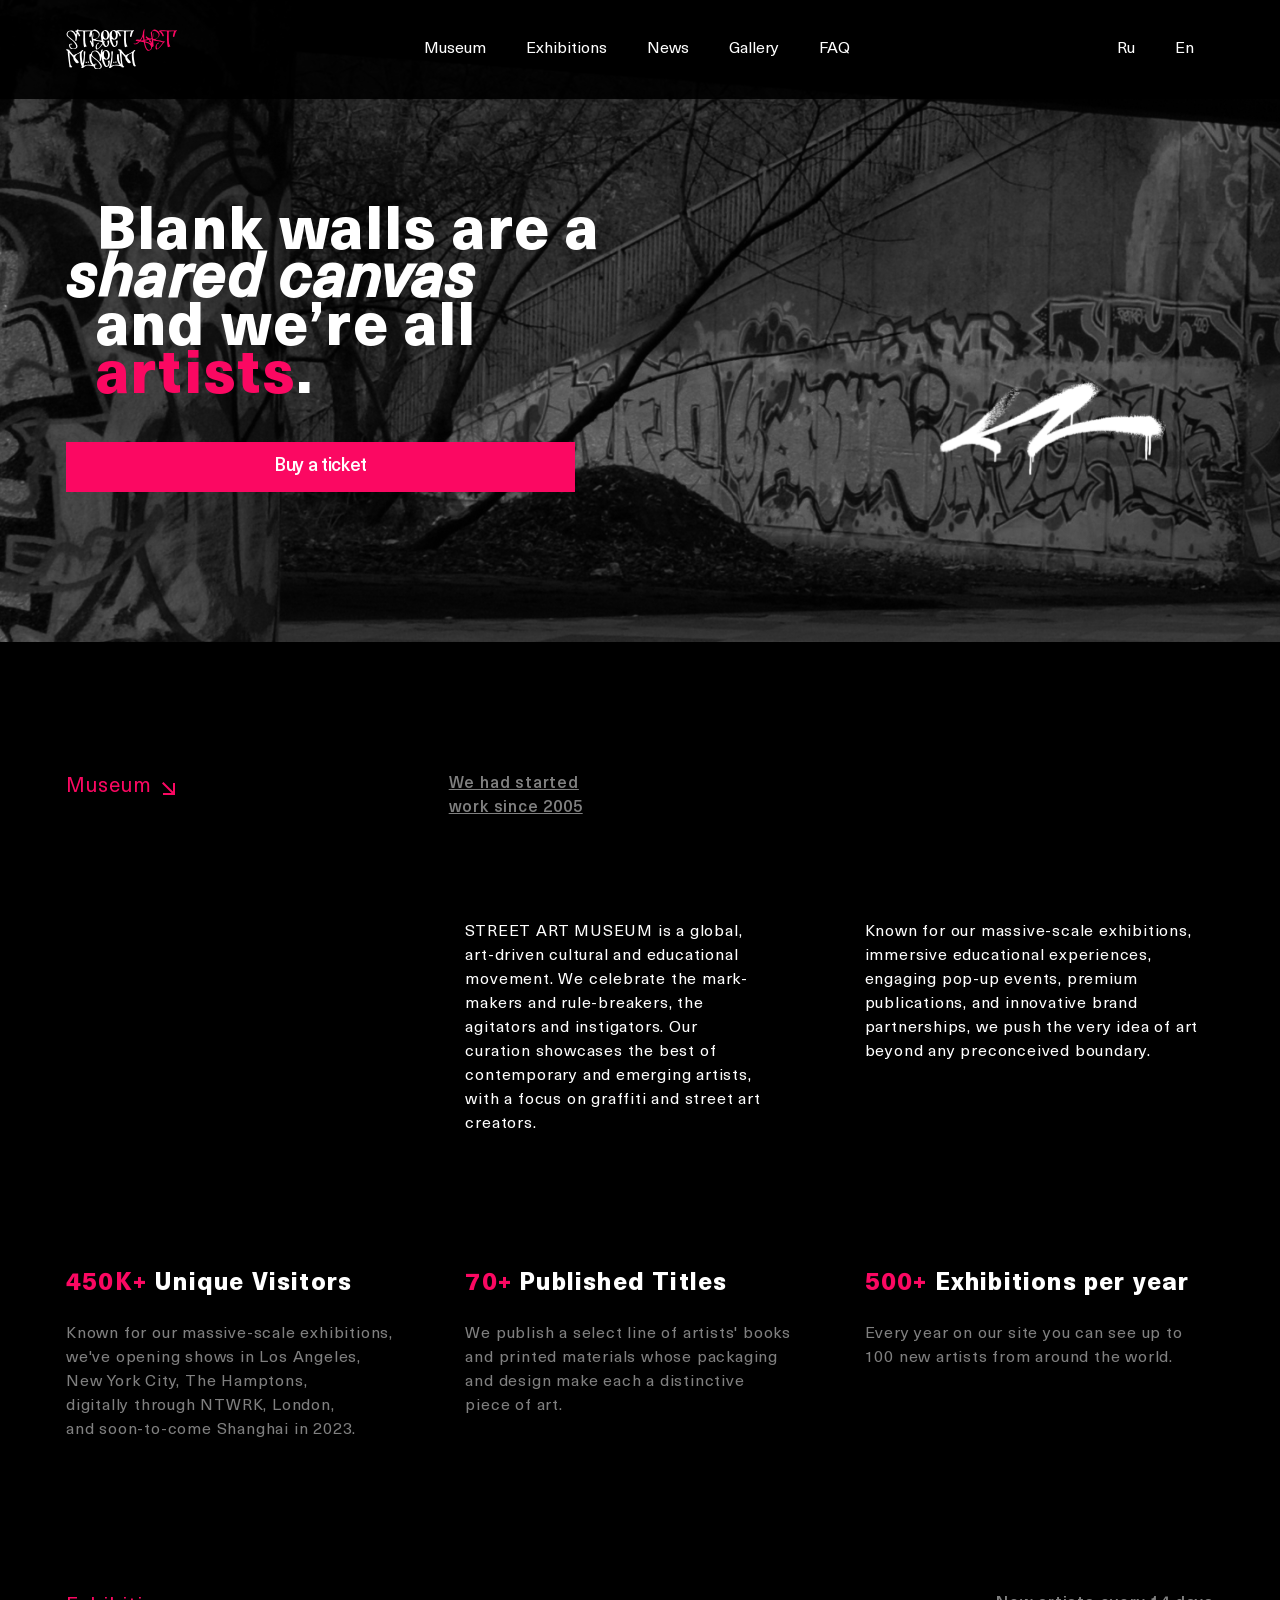
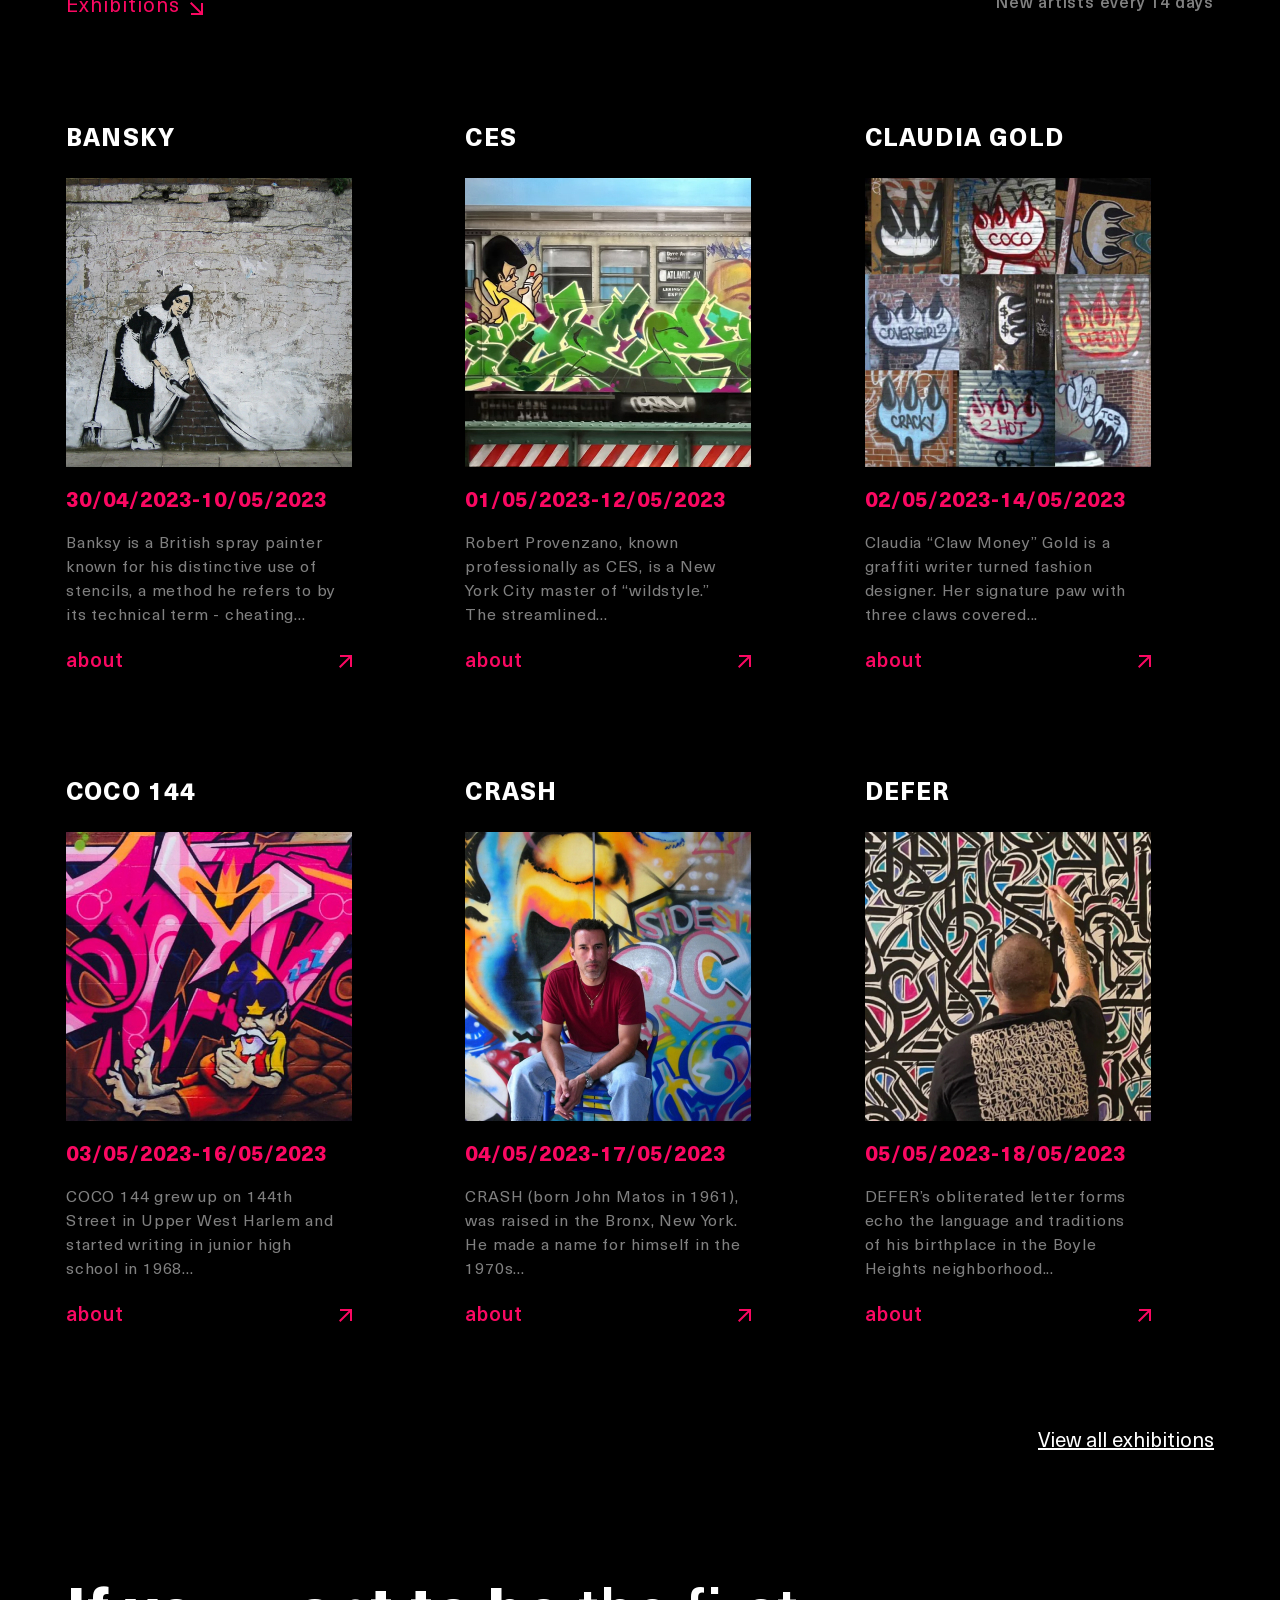
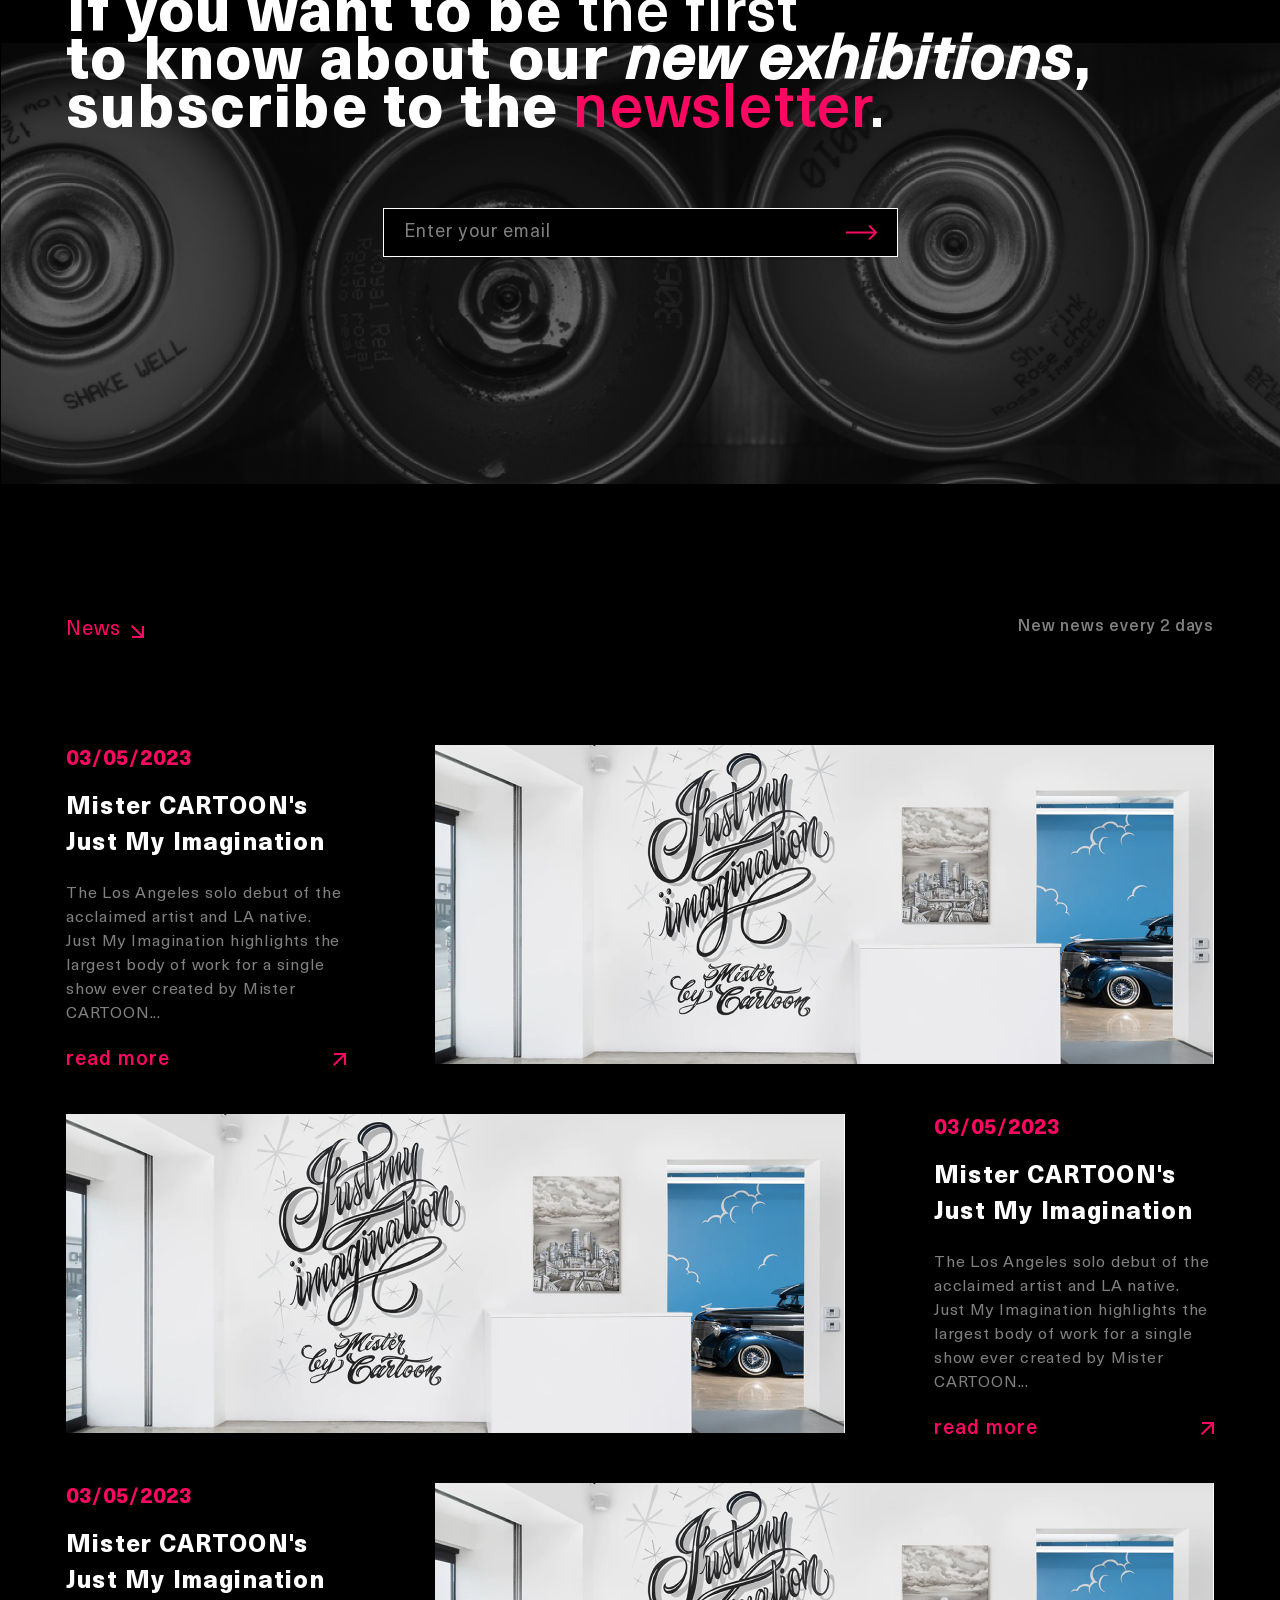
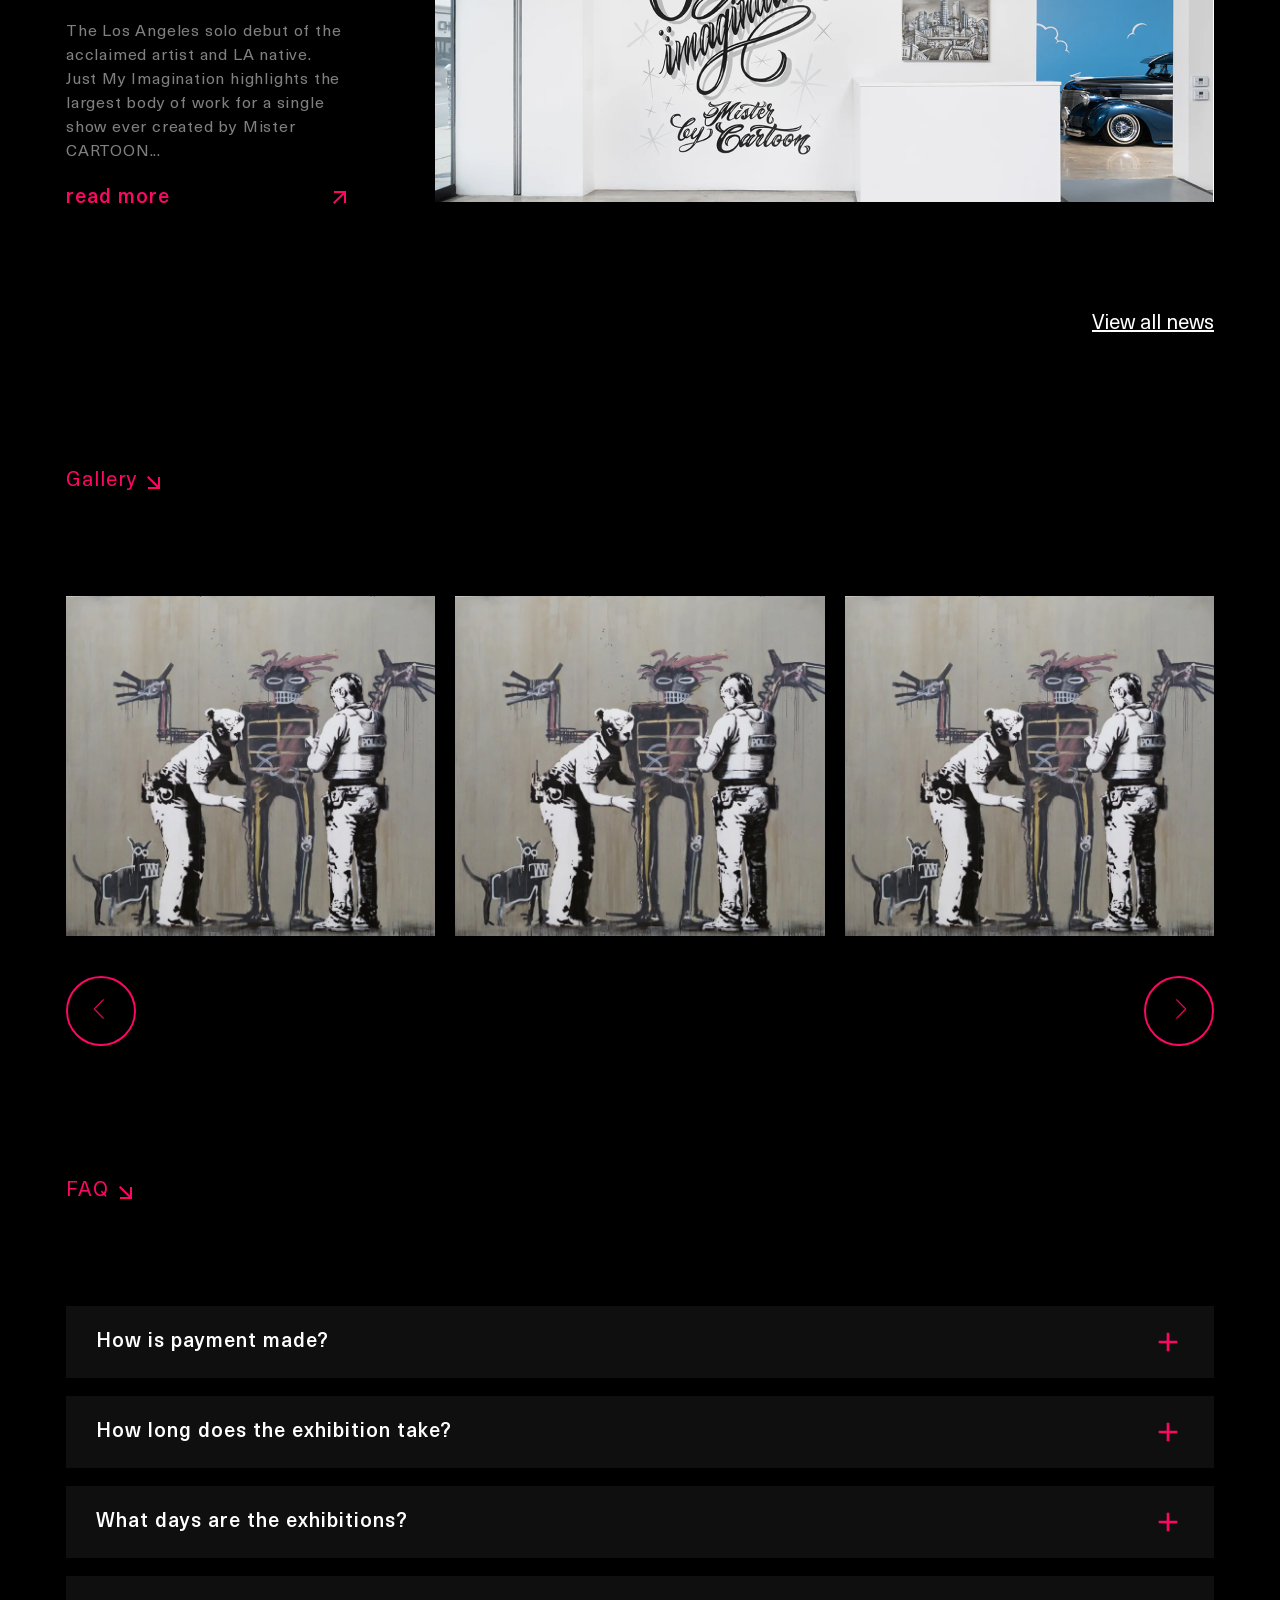
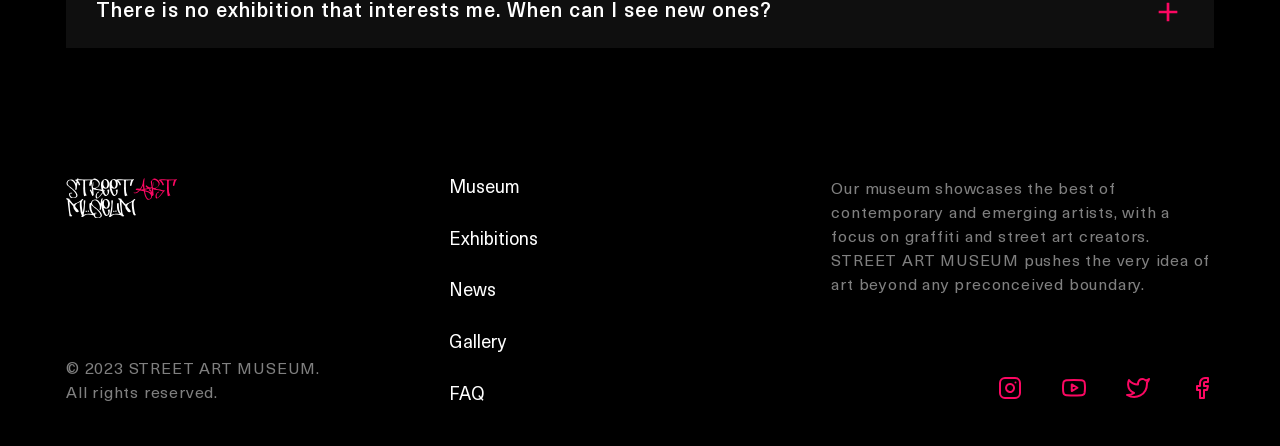
<file: index.html>
<!DOCTYPE html>
<html lang="en">

<head>
  <meta charset="UTF-8" />
  <meta name="viewport" content="width=device-width, initial-scale=1.0" />
  <title>Street art museum</title>
  <link rel="stylesheet" href="./css/reset.css" />
  <link rel="stylesheet" href="./css/style.css" />
  <script
    src="https://cdn.jsdelivr.net/npm/bootstrap@5.0.2/dist/js/bootstrap.bundle.min.js"
    integrity="sha384-MrcW6ZMFYlzcLA8Nl+NtUVF0sA7MsXsP1UyJoMp4YLEuNSfAP+JcXn/tWtIaxVXM"
    crossorigin="anonymous"></script>
</head>

<body>
  <!-- Header -->
  <header class="header-container">
    <div class="container">
      <nav class="navbar">
        <a class="navbar-brand" href="#">
          <img src="./img/svg/logo.svg" alt="Street art museum" width="111"
            height="41" />
        </a>
        <button class="navbar-toggler" type="button" data-bs-toggle="collapse"
          data-bs-target=".navbar-collapse">
          <span class="navbar-toggler-icon">
            <svg xmlns="http://www.w3.org/2000/svg" width="40" height="13"
              viewBox="0 0 40 13" fill="none">
              <g clip-path="url(#clip0_140_40)">
                <path d="M40 0H0V4H40V0Z" fill="white" />
                <path d="M40 9H0V13H40V9Z" fill="white" />
              </g>
              <defs>
                <clipPath id="clip0_140_40">
                  <rect width="40" height="13" fill="white" />
                </clipPath>
              </defs>
            </svg>
          </span>
        </button>
        <div class="collapse navbar-collapse">
          <ul class="navbar-nav">
            <li class="nav-item">
              <a class="nav-link" href="#Museum">Museum</a>
            </li>
            <li class="nav-item">
              <a class="nav-link" href="#Exhibitions">Exhibitions</a>
            </li>
            <li class="nav-item">
              <a class="nav-link" href="#News">News</a>
            </li>
            <li class="nav-item">
              <a class="nav-link" href="#Gallery">Gallery</a>
            </li>
            <li class="nav-item">
              <a class="nav-link" href="#FAQ">FAQ</a>
            </li>
          </ul>
        </div>
        <div class="collapse navbar-collapse">
          <ul class="navbar-nav">
            <li class="nav-item">
              <a class="nav-link" href="#Museum">Ru</a>
            </li>
            <li class="nav-item">
              <a class="nav-link" href="#Exhibitions">En</a>
            </li>
          </ul>
        </div>
      </nav>
    </div>
  </header>
  <!-- Header -->

  <main>
    <!-- Intro -->
    <section id="Intro" class="intro">
      <div class="container">
        <!-- Title -->
        <h1 class="intro-title">
          <div class="text-indent">Blank walls are a</div>
          <div>
            <em>shared canvas</em>
          </div>
          <div class="text-indent">and we’re all</div>
          <div class="text-indent">
            <strong class="text-red">artists</strong><strong>.</strong>
          </div>
        </h1>
        <!-- Title -->

        <button class="intro-button button-primary">Buy a ticket</button>
      </div>
    </section>
    <!-- Intro -->

    <!-- Museum -->
    <section id="Museum" class="museum">
      <div class="container">
        <div></div>
        <div class="section-header">
          <div class="row">
            <div class="col">
              <h4 class="section-title">Museum</h4>
            </div>
            <div class="col">
              <p class="section-subtitle text-underline">
                We had started <br />
                work since 2005
              </p>
            </div>
            <div class="col"></div>
          </div>
        </div>
        <div class="grid grid-center grid-md-2 grid-lg-3">
          <div class="d-none d-lg-block"></div>
          <div>
            <p class="museum-text">
              STREET ART MUSEUM is a global, art-driven cultural and
              educational movement. We celebrate the mark-makers and
              rule-breakers, the agitators and instigators. Our curation
              showcases the best of contemporary and emerging artists, with a
              focus on graffiti and street art creators.
            </p>
          </div>
          <div>
            <p class="museum-text museum-text-right">
              Known for our massive-scale exhibitions, immersive educational
              experiences, engaging pop-up events, premium publications, and
              innovative brand partnerships, we push the very idea of art
              beyond any preconceived boundary.
            </p>
          </div>
        </div>
      </div>
    </section>
    <!-- Museum -->

    <!-- About -->
    <section id="About" class="about">
      <div class="container">
        <div class="grid grid-center grid-md-2 grid-lg-3">
          <div>
            <h3 class="about-title">
              <strong class="text-red">450K+</strong> Unique Visitors
            </h3>
            <p class="about-text">
              Known for our massive-scale exhibitions,<br />
              we've opening shows in Los Angeles,<br />
              New York City, The Hamptons,<br />
              digitally through NTWRK, London,<br />
              and soon-to-come Shanghai in 2023.
            </p>
          </div>
          <div>
            <h3 class="about-title">
              <strong class="text-red">70+</strong> Published Titles
            </h3>
            <p class="about-text">
              We publish a select line of artists' books<br />
              and printed materials whose packaging<br />
              and design make each a distinctive<br />
              piece of art.
            </p>
          </div>
          <div>
            <h3 class="about-title">
              <strong class="text-red">500+</strong> Exhibitions per year
            </h3>
            <p class="about-text about-text-right">
              Every year on our site you can see up to 100 new artists from
              around the world.
            </p>
          </div>
        </div>
      </div>
    </section>
    <!-- About -->

    <!-- Exhibitions -->
    <section id="Exhibitions" class="exhibitions">
      <div class="container">
        <div class="section-header">
          <div class="row">
            <div class="col-auto">
              <h4 class="section-title">Exhibitions</h4>
            </div>

            <div class="col-auto ml-auto">
              <p class="section-subtitle text-nowrap">
                New artists every 14 days
              </p>
            </div>
          </div>
        </div>
        <div class="grid grid-center grid-md-2 grid-lg-3">
          <!-- Card -->
          <div class="card-vertical">
            <h3 class="card-header">BANSKY</h3>
            <img class="card-img" src="./img/img-exh1.jpg" />
            <div class="card-body">
              <h5 class="card-title">30/04/2023-10/05/2023</h5>
              <p class="card-text">
                Banksy is a British spray painter known for his distinctive
                use of stencils, a method he refers to by its technical term -
                cheating...
              </p>
            </div>
            <a href="#" class="card-link">about</a>
          </div>
          <!-- Card -->
          <!-- Card -->
          <div class="card-vertical">
            <h3 class="card-header">CES</h3>
            <img class="card-img" src="./img/img-exh2.jpg" />
            <div class="card-body">
              <h5 class="card-title">01/05/2023-12/05/2023</h5>
              <p class="card-text">
                Robert Provenzano, known professionally as CES, is a New York
                City master of “wildstyle.” The streamlined...
              </p>
            </div>
            <a href="#" class="card-link">about</a>
          </div>
          <!-- Card -->
          <!-- Card -->
          <div class="card-vertical">
            <h3 class="card-header">CLAUDIA GOLD</h3>
            <img class="card-img" src="./img/img-exh3.jpg" />
            <div class="card-body">
              <h5 class="card-title">02/05/2023-14/05/2023</h5>
              <p class="card-text">
                Claudia “Claw Money” Gold is a graffiti writer turned fashion
                designer. Her signature paw with three claws covered...
              </p>
            </div>
            <a href="#" class="card-link">about</a>
          </div>
          <!-- Card -->
          <!-- Card -->
          <div class="card-vertical">
            <h3 class="card-header">COCO 144</h3>
            <img class="card-img" src="./img/img-exh4.jpg" />
            <div class="card-body">
              <h5 class="card-title">03/05/2023-16/05/2023</h5>
              <p class="card-text">
                COCO 144 grew up on 144th Street in Upper West Harlem and
                started writing in junior high school in 1968...
              </p>
            </div>
            <a href="#" class="card-link">about</a>
          </div>
          <!-- Card -->
          <!-- Card -->
          <div class="card-vertical">
            <h3 class="card-header">CRASH</h3>
            <img class="card-img" src="./img/img-exh5.jpg" />
            <div class="card-body">
              <h5 class="card-title">04/05/2023-17/05/2023</h5>
              <p class="card-text">
                CRASH (born John Matos in 1961), was raised in the Bronx, New
                York. He made a name for himself in the 1970s...
              </p>
            </div>
            <a href="#" class="card-link">about</a>
          </div>
          <!-- Card -->
          <!-- Card -->
          <div class="card-vertical">
            <h3 class="card-header">DEFER</h3>
            <img class="card-img" src="./img/img-exh6.jpg" />
            <div class="card-body">
              <h5 class="card-title">05/05/2023-18/05/2023</h5>
              <p class="card-text">
                DEFER’s obliterated letter forms echo the language and
                traditions of his birthplace in the Boyle Heights
                neighborhood...
              </p>
            </div>
            <a href="#" class="card-link">about</a>
          </div>
          <!-- Card -->
        </div>
        <div class="section-footer">
          <a href="#" class="link link-lg">View all exhibitions</a>
        </div>
      </div>
    </section>
    <!-- Exhibitions -->

    <!-- Subscription  -->
    <section id="Subscription" class="subscription">
      <div class="container">
        <h1 class="subscription-title">
          If you want to be <strong class="text-md">the first</strong><br />
          to know about our <em>new exhibitions</em>,<br />
          subscribe to the
          <strong class="text-md text-red">newsletter</strong><strong
            class="text-md text-white">.</strong>
        </h1>

        <div class="subscription-input-container">
          <div class="subscription-form-control">
            <input type="email" placeholder="Enter your email"
              class="subscription-input" />
            <button class="subscription-btn">
              <svg xmlns="http://www.w3.org/2000/svg" width="31" height="15"
                viewBox="0 0 31 15" fill="none">
                <path
                  d="M30.7071 8.20711C31.0976 7.81658 31.0976 7.18342 30.7071 6.79289L24.3431 0.428932C23.9526 0.0384078 23.3195 0.0384078 22.9289 0.428932C22.5384 0.819457 22.5384 1.45262 22.9289 1.84315L28.5858 7.5L22.9289 13.1569C22.5384 13.5474 22.5384 14.1805 22.9289 14.5711C23.3195 14.9616 23.9526 14.9616 24.3431 14.5711L30.7071 8.20711ZM0 8.5H30V6.5H0V8.5Z"
                  fill="#FB0862" />
              </svg>
            </button>
          </div>
        </div>
      </div>
    </section>
    <!-- Subscription  -->

    <!-- News -->
    <section id="News" class="news">
      <div class="container">
        <div class="section-header">
          <div class="row">
            <div class="col-auto">
              <h4 class="section-title">News</h4>
            </div>
            <div class="col-auto ml-auto">
              <p class="section-subtitle text-nowrap">
                New news every 2 days
              </p>
            </div>
          </div>
        </div>

        <div class="grid grid-center grid-lg-stretch">
          <!-- Card -->
          <div class="card-horizontal card-horizontal-reverse">
            <div class="card-img">
              <img src="./img/news-img1.jpg" />
            </div>
            <div class="card-body">
              <h5 class="card-title">03/05/2023</h5>
              <h3 class="card-header">
                Mister CARTOON's Just My Imagination
              </h3>
              <p class="card-text">
                The Los Angeles solo debut of the acclaimed artist and LA
                native. Just My Imagination highlights the largest body of
                work for a single show ever created by Mister CARTOON...
              </p>
              <a href="#" class="card-link">read more</a>
            </div>
          </div>
          <!-- Card -->

          <!-- Card -->
          <div class="card-horizontal">
            <div class="card-img">
              <img src="./img/news-img1.jpg" />
            </div>
            <div class="card-body">
              <h5 class="card-title">03/05/2023</h5>
              <h3 class="card-header">
                Mister CARTOON's Just My Imagination
              </h3>
              <p class="card-text">
                The Los Angeles solo debut of the acclaimed artist and LA
                native. Just My Imagination highlights the largest body of
                work for a single show ever created by Mister CARTOON...
              </p>
              <a href="#" class="card-link">read more</a>
            </div>
          </div>
          <!-- Card -->

          <!-- Card -->
          <div class="card-horizontal card-horizontal-reverse">
            <div class="card-img">
              <img src="./img/news-img1.jpg" />
            </div>
            <div class="card-body">
              <h5 class="card-title">03/05/2023</h5>
              <h3 class="card-header">
                Mister CARTOON's Just My Imagination
              </h3>
              <p class="card-text">
                The Los Angeles solo debut of the acclaimed artist and LA
                native. Just My Imagination highlights the largest body of
                work for a single show ever created by Mister CARTOON...
              </p>
              <a href="#" class="card-link">read more</a>
            </div>
          </div>
          <!-- Card -->
        </div>

        <div class="section-footer">
          <a href="#" class="link link-lg">View all news</a>
        </div>
      </div>
    </section>
    <!-- News -->

    <!-- Gallery -->
    <section id="Gallery" class="gallery">
      <div class="container">
        <div class="section-header">
          <h4 class="section-title">Gallery</h4>
        </div>
        <div id="carouselExampleControls" class="carousel slide"
          data-bs-ride="carousel">
          <div class="carousel-inner">
            <div class="carousel-item active">
              <div class="row row-gutter row-nowrap">
                <div class="col">
                  <img src="./img/gallery-img1.jpg" />
                </div>
                <div class="col">
                  <img src="./img/gallery-img1.jpg" />
                </div>
                <div class="col">
                  <img src="./img/gallery-img1.jpg" />
                </div>
              </div>
            </div>
            <div class="carousel-item">
              <div class="row row-gutter row-nowrap">
                <div class="col">
                  <img src="./img/gallery-img2.jpg" />
                </div>
                <div class="col">
                  <img src="./img/gallery-img2.jpg" />
                </div>
                <div class="col">
                  <img src="./img/gallery-img2.jpg" />
                </div>
              </div>
            </div>
            <div class="carousel-item">
              <div class="row row-gutter row-nowrap">
                <div class="col">
                  <img src="./img/gallery-img3.jpg" />
                </div>
                <div class="col">
                  <img src="./img/gallery-img3.jpg" />
                </div>
                <div class="col">
                  <img src="./img/gallery-img3.jpg" />
                </div>
              </div>
            </div>
          </div>
          <div class="carousel-control-container">
            <button class="carousel-control" type="button"
              data-bs-target="#carouselExampleControls" data-bs-slide="prev">
              <svg xmlns="http://www.w3.org/2000/svg" width="24" height="24"
                viewBox="0 0 24 24" fill="none">
                <path
                  d="M5.9374 11.6514L5.5981 12.0001L5.9374 12.3488L14.4294 21.0758L14.4294 21.0758L14.4332 21.0796C14.4565 21.103 14.4749 21.1309 14.4874 21.1615C14.4998 21.1921 14.5061 21.2249 14.5059 21.2579C14.5056 21.291 14.4987 21.3237 14.4858 21.3541C14.4728 21.3845 14.4539 21.412 14.4302 21.435C14.4065 21.4581 14.3785 21.4762 14.3477 21.4884C14.317 21.5005 14.2842 21.5064 14.2511 21.5058C14.2181 21.5052 14.1855 21.498 14.1552 21.4847C14.1249 21.4714 14.0976 21.4522 14.0748 21.4283L14.0748 21.4283L14.0711 21.4244L5.07112 12.1744C5.07112 12.1744 5.07111 12.1744 5.07111 12.1744C5.02571 12.1277 5.00031 12.0652 5.00031 12.0001C5.00031 11.935 5.02571 11.8724 5.07111 11.8258C5.07111 11.8258 5.07112 11.8258 5.07112 11.8258L14.0711 2.57577L14.0711 2.57579L14.0748 2.57191C14.0976 2.54798 14.1249 2.5288 14.1552 2.51549C14.1855 2.50218 14.218 2.495 14.2511 2.49437C14.2842 2.49374 14.317 2.49967 14.3477 2.51182C14.3785 2.52397 14.4065 2.5421 14.4302 2.56515C14.4539 2.5882 14.4728 2.61572 14.4858 2.64612C14.4987 2.67652 14.5056 2.70919 14.5058 2.74225C14.5061 2.7753 14.4998 2.80808 14.4874 2.8387C14.4749 2.86931 14.4565 2.89714 14.4332 2.92058L14.4331 2.92056L14.4294 2.9244L5.9374 11.6514Z"
                  stroke="#FB0862" />
              </svg>
            </button>
            <button class="carousel-control" type="button"
              data-bs-target="#carouselExampleControls" data-bs-slide="next">
              <svg xmlns="http://www.w3.org/2000/svg" width="24" height="24"
                viewBox="0 0 24 24" fill="none">
                <path
                  d="M18.0626 12.3486L18.4019 11.9999L18.0626 11.6512L9.5706 2.92421L9.57062 2.92419L9.56684 2.9204C9.54354 2.89695 9.52511 2.86912 9.51264 2.83851C9.50016 2.8079 9.49387 2.77512 9.49415 2.74206C9.49442 2.70901 9.50125 2.67633 9.51424 2.64594C9.52722 2.61554 9.5461 2.58802 9.5698 2.56496C9.59349 2.54191 9.62152 2.52379 9.65226 2.51164C9.683 2.49949 9.71585 2.49356 9.7489 2.49419C9.78195 2.49482 9.81455 2.50199 9.8448 2.5153C9.87506 2.52861 9.90238 2.54779 9.92518 2.57173L9.92516 2.57175L9.92889 2.57559L18.9289 11.8256C18.9289 11.8256 18.9289 11.8256 18.9289 11.8256C18.9743 11.8723 18.9997 11.9348 18.9997 11.9999C18.9997 12.065 18.9743 12.1276 18.9289 12.1742C18.9289 12.1742 18.9289 12.1742 18.9289 12.1742L9.92889 21.4242L9.92887 21.4242L9.92518 21.4281C9.90238 21.452 9.87507 21.4712 9.84481 21.4845C9.81455 21.4978 9.78195 21.505 9.7489 21.5056C9.71585 21.5063 9.683 21.5003 9.65226 21.4882C9.62152 21.476 9.59349 21.4579 9.5698 21.4349C9.54611 21.4118 9.52722 21.3843 9.51424 21.3539C9.50125 21.3235 9.49442 21.2908 9.49415 21.2578C9.49387 21.2247 9.50016 21.1919 9.51264 21.1613C9.52511 21.1307 9.54354 21.1029 9.56685 21.0794L9.56687 21.0794L9.5706 21.0756L18.0626 12.3486Z"
                  stroke="#FB0862" />
              </svg>
            </button>
          </div>
        </div>
      </div>
    </section>
    <!-- Gallery -->

    <!-- FAQ -->
    <section id="FAQ" class="faq">
      <div class="container">
        <div class="section-header">
          <h4 class="section-title">FAQ</h4>
        </div>
        <div class="accordion accordion-flush" id="accordionFlushExample">
          <div class="accordion-item">
            <h2 class="accordion-header" id="flush-headingOne">
              <button class="accordion-button collapsed" type="button"
                data-bs-toggle="collapse" data-bs-target="#flush-collapseOne"
                aria-expanded="false" aria-controls="flush-collapseOne">
                How is payment made?
              </button>
            </h2>
            <div id="flush-collapseOne" class="accordion-collapse collapse"
              aria-labelledby="flush-headingOne"
              data-bs-parent="#accordionFlushExample">
              <div class="accordion-body">
                Placeholder content for this accordion, which is intended to
                demonstrate the <code>.accordion-flush</code> class. This is
                the first item's accordion body.
              </div>
            </div>
          </div>
          <div class="accordion-item">
            <h2 class="accordion-header" id="flush-headingTwo">
              <button class="accordion-button collapsed" type="button"
                data-bs-toggle="collapse" data-bs-target="#flush-collapseTwo"
                aria-expanded="false" aria-controls="flush-collapseTwo">
                How long does the exhibition take?
              </button>
            </h2>
            <div id="flush-collapseTwo" class="accordion-collapse collapse"
              aria-labelledby="flush-headingTwo"
              data-bs-parent="#accordionFlushExample">
              <div class="accordion-body">
                Placeholder content for this accordion, which is intended to
                demonstrate the <code>.accordion-flush</code> class. This is
                the second item's accordion body. Let's imagine this being
                filled with some actual content.
              </div>
            </div>
          </div>
          <div class="accordion-item">
            <h2 class="accordion-header" id="flush-headingThree">
              <button class="accordion-button collapsed" type="button"
                data-bs-toggle="collapse" data-bs-target="#flush-collapseThree"
                aria-expanded="false" aria-controls="flush-collapseThree">
                What days are the exhibitions?
              </button>
            </h2>
            <div id="flush-collapseThree" class="accordion-collapse collapse"
              aria-labelledby="flush-headingThree"
              data-bs-parent="#accordionFlushExample">
              <div class="accordion-body">
                Placeholder content for this accordion, which is intended to
                demonstrate the <code>.accordion-flush</code> class. This is
                the third item's accordion body. Nothing more exciting
                happening here in terms of content, but just filling up the
                space to make it look, at least at first glance, a bit more
                representative of how this would look in a real-world
                application.
              </div>
            </div>
          </div>
          <div class="accordion-item">
            <h2 class="accordion-header" id="flush-headingFour">
              <button class="accordion-button collapsed" type="button"
                data-bs-toggle="collapse" data-bs-target="#flush-collapseFour"
                aria-expanded="false" aria-controls="flush-collapseFour">
                There is no exhibition that interests me. When can I see new
                ones?
              </button>
            </h2>
            <div id="flush-collapseFour" class="accordion-collapse collapse"
              aria-labelledby="flush-headingFour"
              data-bs-parent="#accordionFlushExample">
              <div class="accordion-body">
                Placeholder content for this accordion, which is intended to
                demonstrate the <code>.accordion-flush</code> class. This is
                the first item'.
              </div>
            </div>
          </div>
        </div>
      </div>
    </section>
    <!-- FAQ -->
  </main>

  <!-- Footer -->
  <footer class="footer">
    <div class="container">
      <a href="#" class="footer-logo-mob">
        <img src="./img/svg/logo.svg" alt="Street art museum" width="111"
          height="41" />
      </a>
      <div class="footer-row">
        <div class="col d-flex-column">
          <a href="#" class="footer-logo">
            <img src="./img/svg/logo.svg" alt="Street art museum" width="111"
              height="41" />
          </a>
          <p class="text-muted mt-auto">
            © 2023 STREET ART MUSEUM.<br />
            All rights reserved.
          </p>
        </div>
        <div class="col">
          <ul class="list list-vertical text-lg">
            <li class="list-item">
              <a href="#Museum" class="list-item-link">Museum</a>
            </li>
            <li class="list-item">
              <a href="#Exhibitions" class="list-item-link">Exhibitions</a>
            </li>
            <li class="list-item">
              <a href="#News" class="list-item-link">News</a>
            </li>
            <li class="list-item">
              <a href="#Gallery" class="list-item-link">Gallery</a>
            </li>
            <li class="list-item">
              <a href="#FAQ" class="list-item-link">FAQ</a>
            </li>
          </ul>
        </div>
        <div class="col d-flex-column">
          <p class="text-muted">
            Our museum showcases the best of contemporary and emerging
            artists, with a focus on graffiti and street art creators. STREET
            ART MUSEUM pushes the very idea of art beyond any preconceived
            boundary.
          </p>
          <ul class="list list-horizontal mt-auto justify-content-end">
            <li class="list-item">
              <a href="https://instagram.com" target="_blank"
                class="list-item-link">
                <svg xmlns="http://www.w3.org/2000/svg" width="24" height="24"
                  viewBox="0 0 24 24" fill="none">
                  <path
                    d="M17 2H7C4.23858 2 2 4.23858 2 7V17C2 19.7614 4.23858 22 7 22H17C19.7614 22 22 19.7614 22 17V7C22 4.23858 19.7614 2 17 2Z"
                    stroke="#FB0862" stroke-width="2" stroke-linecap="round"
                    stroke-linejoin="round" />
                  <path
                    d="M16 11.3701C16.1234 12.2023 15.9813 13.0523 15.5938 13.7991C15.2063 14.5459 14.5932 15.1515 13.8416 15.5297C13.0901 15.908 12.2385 16.0397 11.4078 15.906C10.5771 15.7723 9.80977 15.3801 9.21485 14.7852C8.61993 14.1903 8.22774 13.4229 8.09408 12.5923C7.96042 11.7616 8.09208 10.91 8.47034 10.1584C8.8486 9.40691 9.4542 8.7938 10.201 8.4063C10.9478 8.0188 11.7978 7.87665 12.63 8.00006C13.4789 8.12594 14.2649 8.52152 14.8717 9.12836C15.4785 9.73521 15.8741 10.5211 16 11.3701Z"
                    stroke="#FB0862" stroke-width="2" stroke-linecap="round"
                    stroke-linejoin="round" />
                  <path d="M17.5 6.5H17.51" stroke="#FB0862" stroke-width="2"
                    stroke-linecap="round" stroke-linejoin="round" />
                </svg>
              </a>
            </li>
            <li class="list-item">
              <a href="https://youtube.com" target="_blank"
                class="list-item-link">
                <svg xmlns="http://www.w3.org/2000/svg" width="24" height="24"
                  viewBox="0 0 24 24" fill="none">
                  <path
                    d="M22.54 6.42C22.4212 5.94541 22.1793 5.51057 21.8386 5.15941C21.498 4.80824 21.0707 4.55318 20.6 4.42C18.88 4 12 4 12 4C12 4 5.11999 4 3.39999 4.46C2.92924 4.59318 2.50197 4.84824 2.16134 5.19941C1.82071 5.55057 1.57878 5.98541 1.45999 6.46C1.14521 8.20556 0.991228 9.97631 0.999992 11.75C0.988771 13.537 1.14276 15.3213 1.45999 17.08C1.59095 17.5398 1.8383 17.9581 2.17814 18.2945C2.51797 18.6308 2.93881 18.8738 3.39999 19C5.11999 19.46 12 19.46 12 19.46C12 19.46 18.88 19.46 20.6 19C21.0707 18.8668 21.498 18.6118 21.8386 18.2606C22.1793 17.9094 22.4212 17.4746 22.54 17C22.8524 15.2676 23.0063 13.5103 23 11.75C23.0112 9.96295 22.8572 8.1787 22.54 6.42V6.42Z"
                    stroke="#FB0862" stroke-width="2" stroke-linecap="round"
                    stroke-linejoin="round" />
                  <path d="M9.75 15.02L15.5 11.75L9.75 8.47998V15.02Z"
                    stroke="#FB0862" stroke-width="2" stroke-linecap="round"
                    stroke-linejoin="round" />
                </svg>
              </a>
            </li>
            <li class="list-item">
              <a href="https://twitter.com" target="_blank"
                class="list-item-link">
                <svg xmlns="http://www.w3.org/2000/svg" width="24" height="24"
                  viewBox="0 0 24 24" fill="none">
                  <path
                    d="M23 3.00005C22.0424 3.67552 20.9821 4.19216 19.86 4.53005C19.2577 3.83756 18.4573 3.34674 17.567 3.12397C16.6767 2.90121 15.7395 2.95724 14.8821 3.2845C14.0247 3.61176 13.2884 4.19445 12.773 4.95376C12.2575 5.71308 11.9877 6.61238 12 7.53005V8.53005C10.2426 8.57561 8.50127 8.18586 6.93101 7.39549C5.36074 6.60513 4.01032 5.43868 3 4.00005C3 4.00005 -1 13 8 17C5.94053 18.398 3.48716 19.099 1 19C10 24 21 19 21 7.50005C20.9991 7.2215 20.9723 6.94364 20.92 6.67005C21.9406 5.66354 22.6608 4.39276 23 3.00005V3.00005Z"
                    stroke="#FB0862" stroke-width="2" stroke-linecap="round"
                    stroke-linejoin="round" />
                </svg>
              </a>
            </li>
            <li class="list-item">
              <a href="https://facebook.com" target="_blank"
                class="list-item-link">
                <svg xmlns="http://www.w3.org/2000/svg" width="24" height="24"
                  viewBox="0 0 24 24" fill="none">
                  <path
                    d="M18 2H15C13.6739 2 12.4021 2.52678 11.4645 3.46447C10.5268 4.40215 10 5.67392 10 7V10H7V14H10V22H14V14H17L18 10H14V7C14 6.73478 14.1054 6.48043 14.2929 6.29289C14.4804 6.10536 14.7348 6 15 6H18V2Z"
                    stroke="#FB0862" stroke-width="2" stroke-linecap="round"
                    stroke-linejoin="round" />
                </svg>
              </a>
            </li>
          </ul>
        </div>
      </div>
    </div>
  </footer>
  <!-- Footer -->
</body>

</html>
</file>
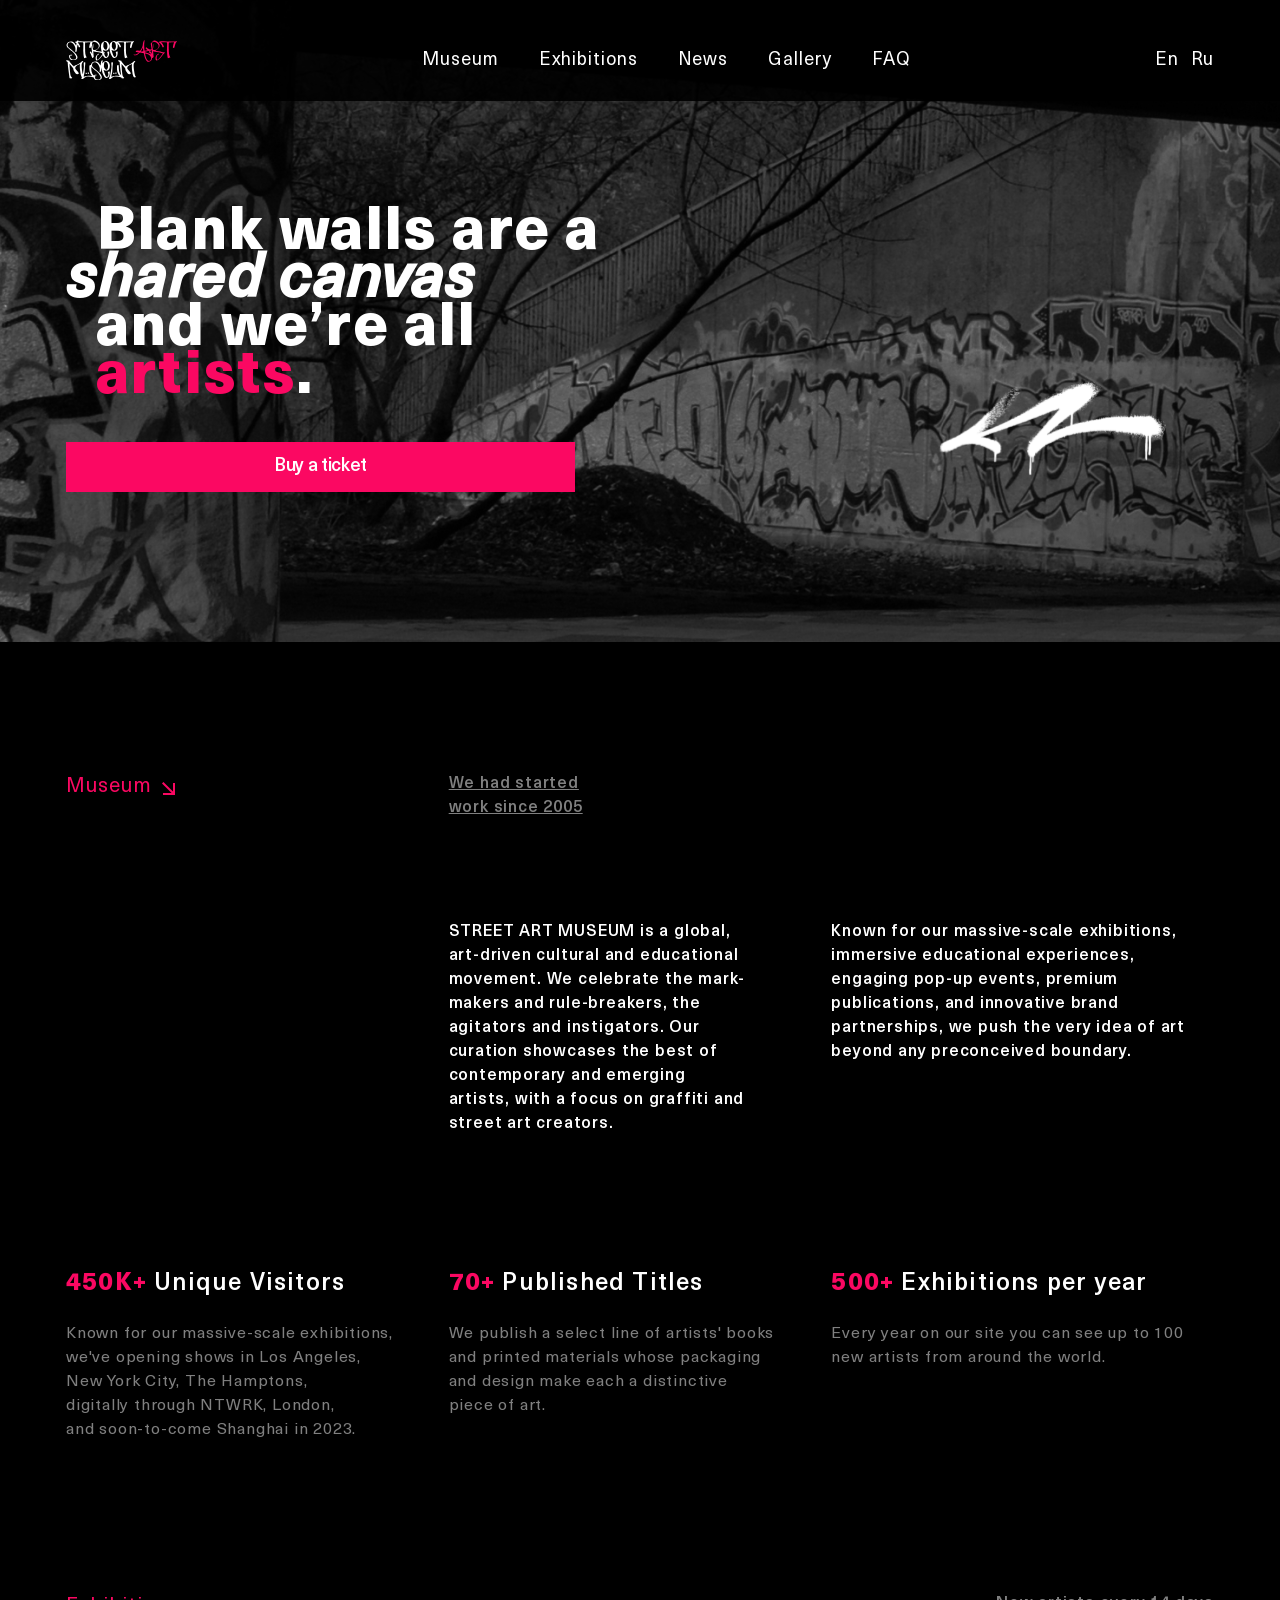
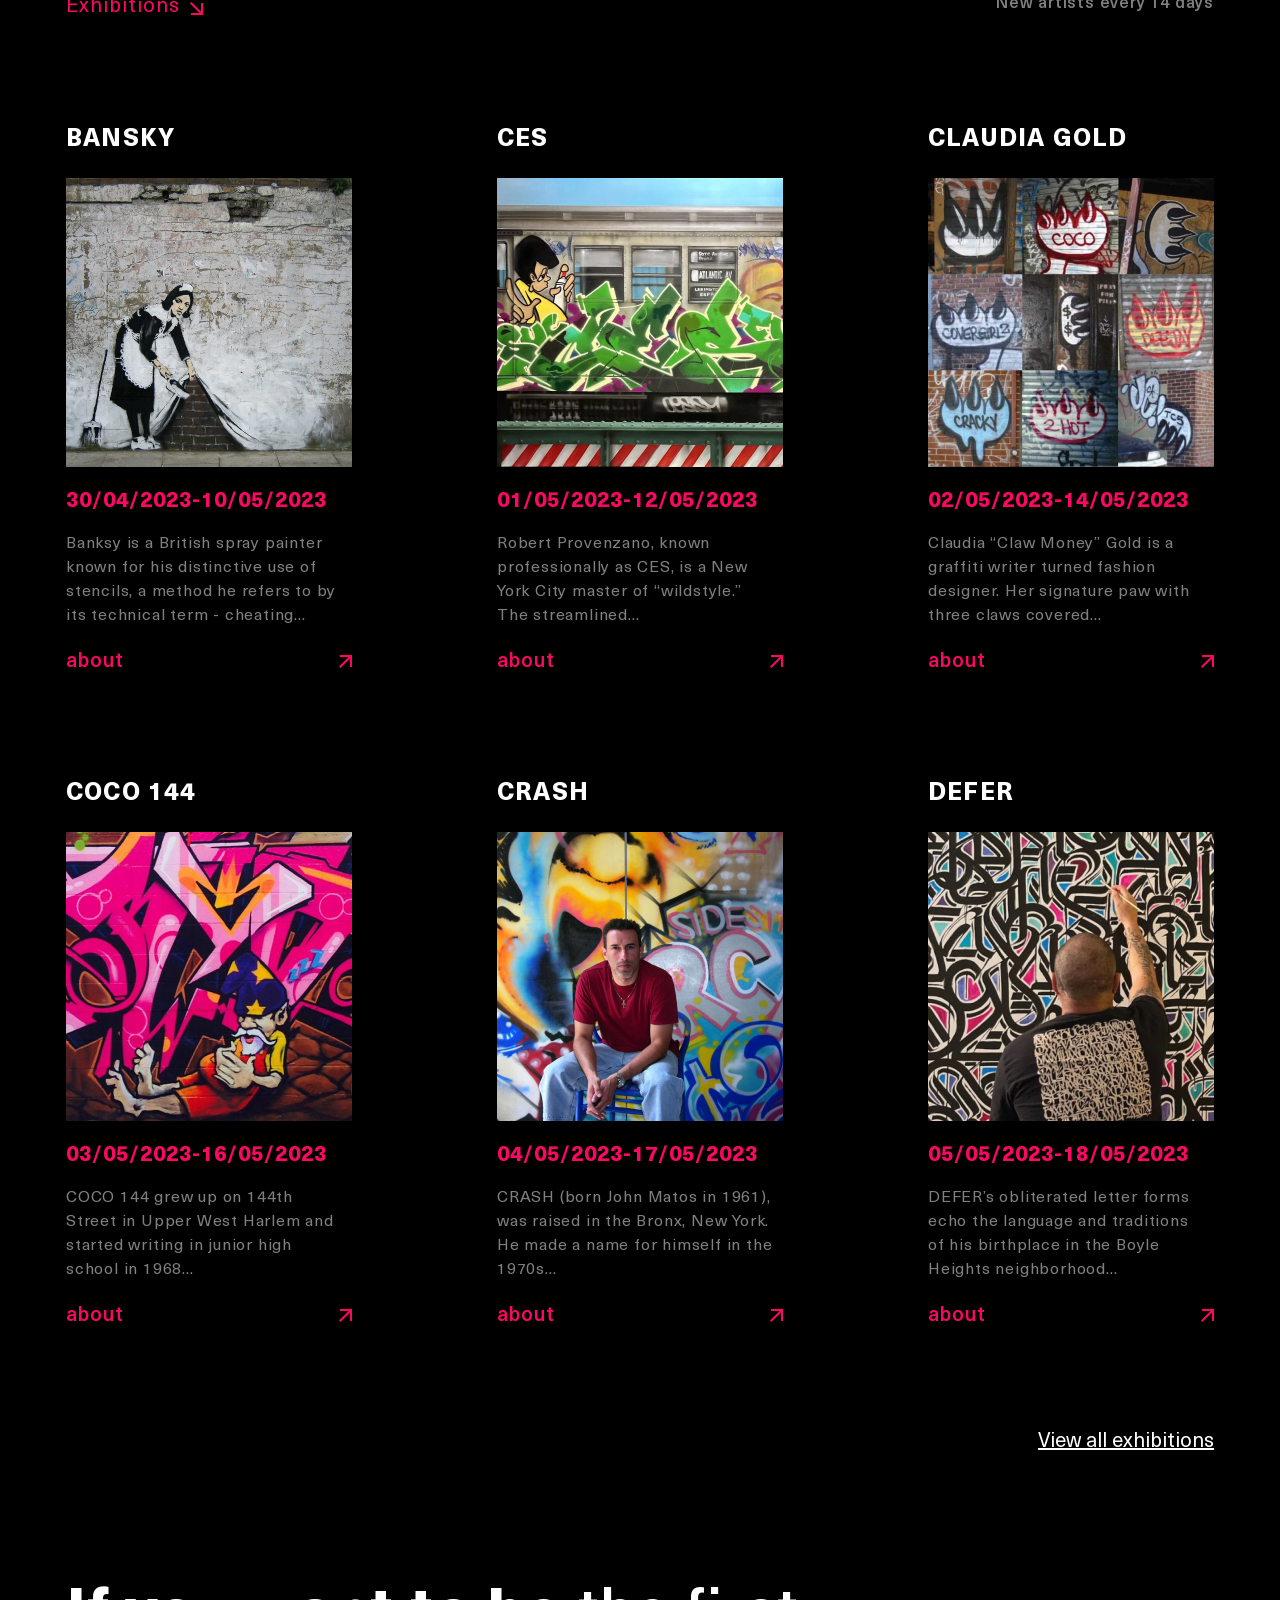
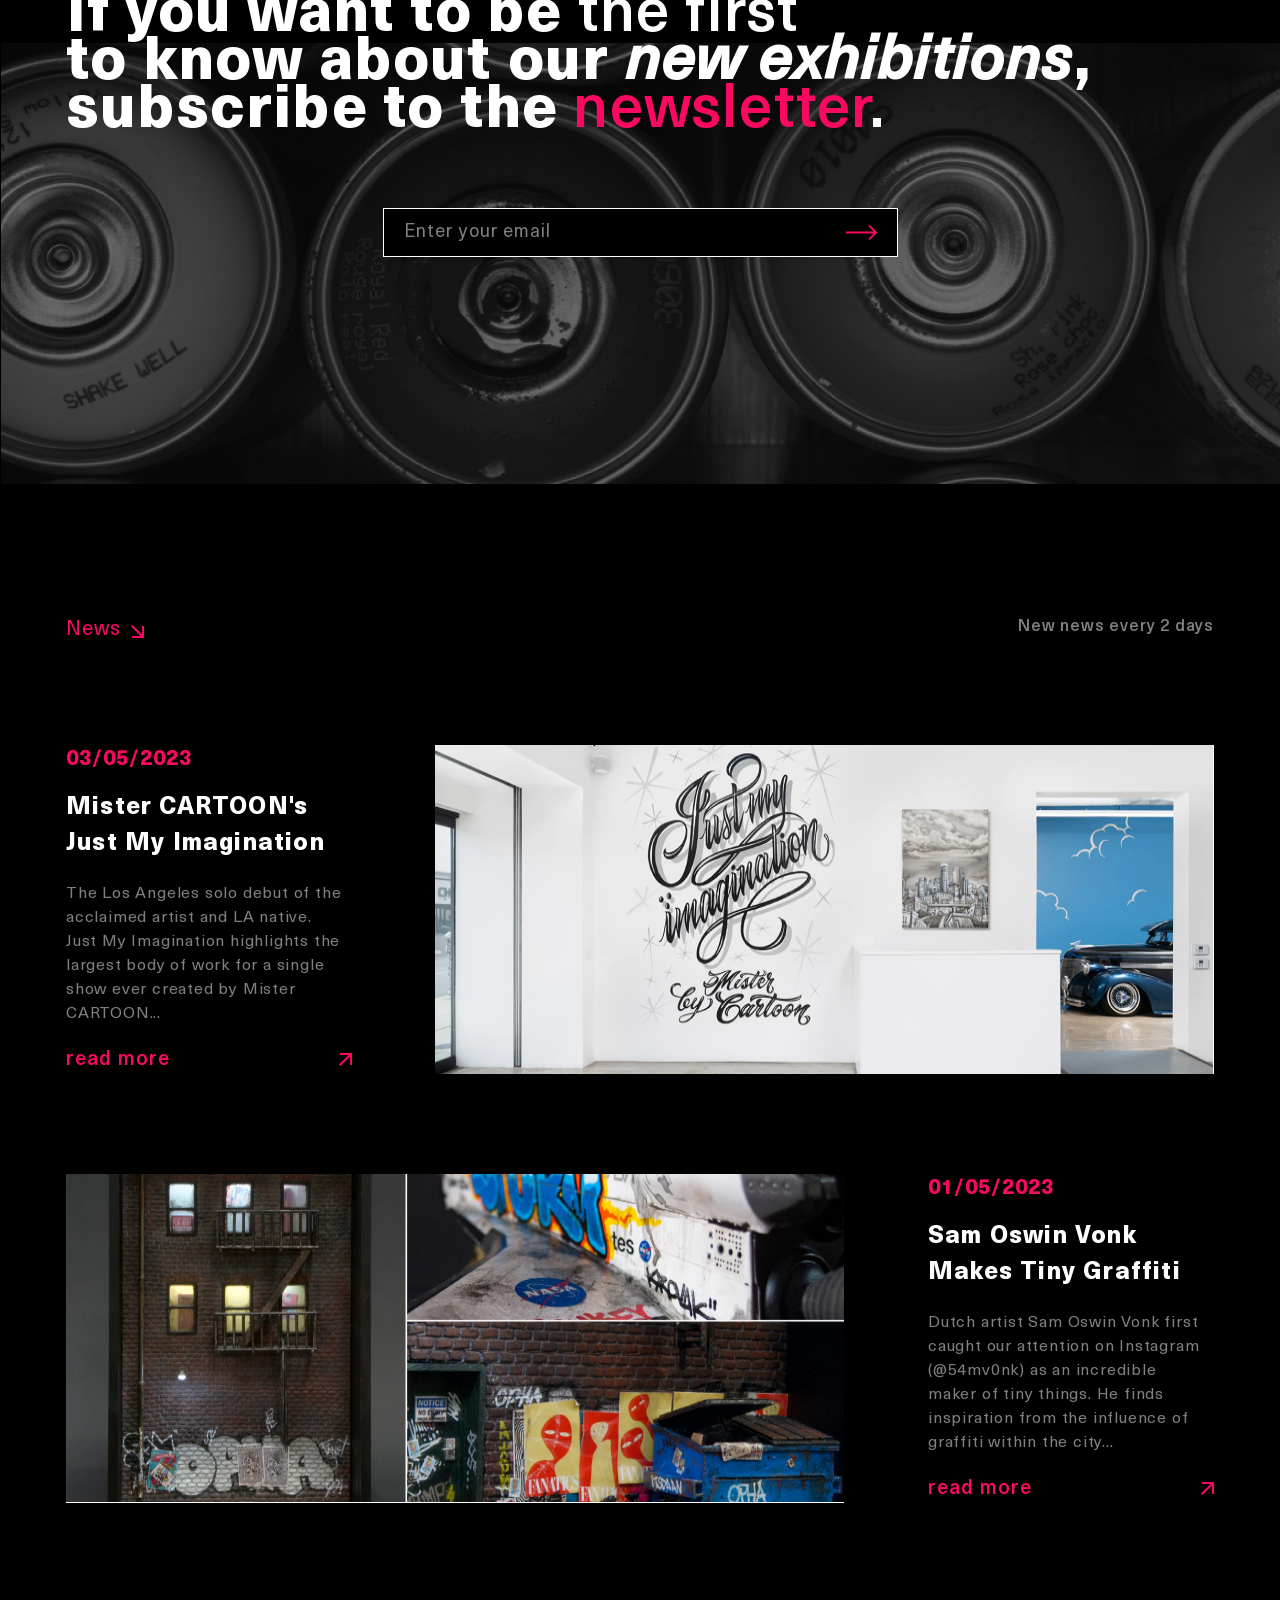
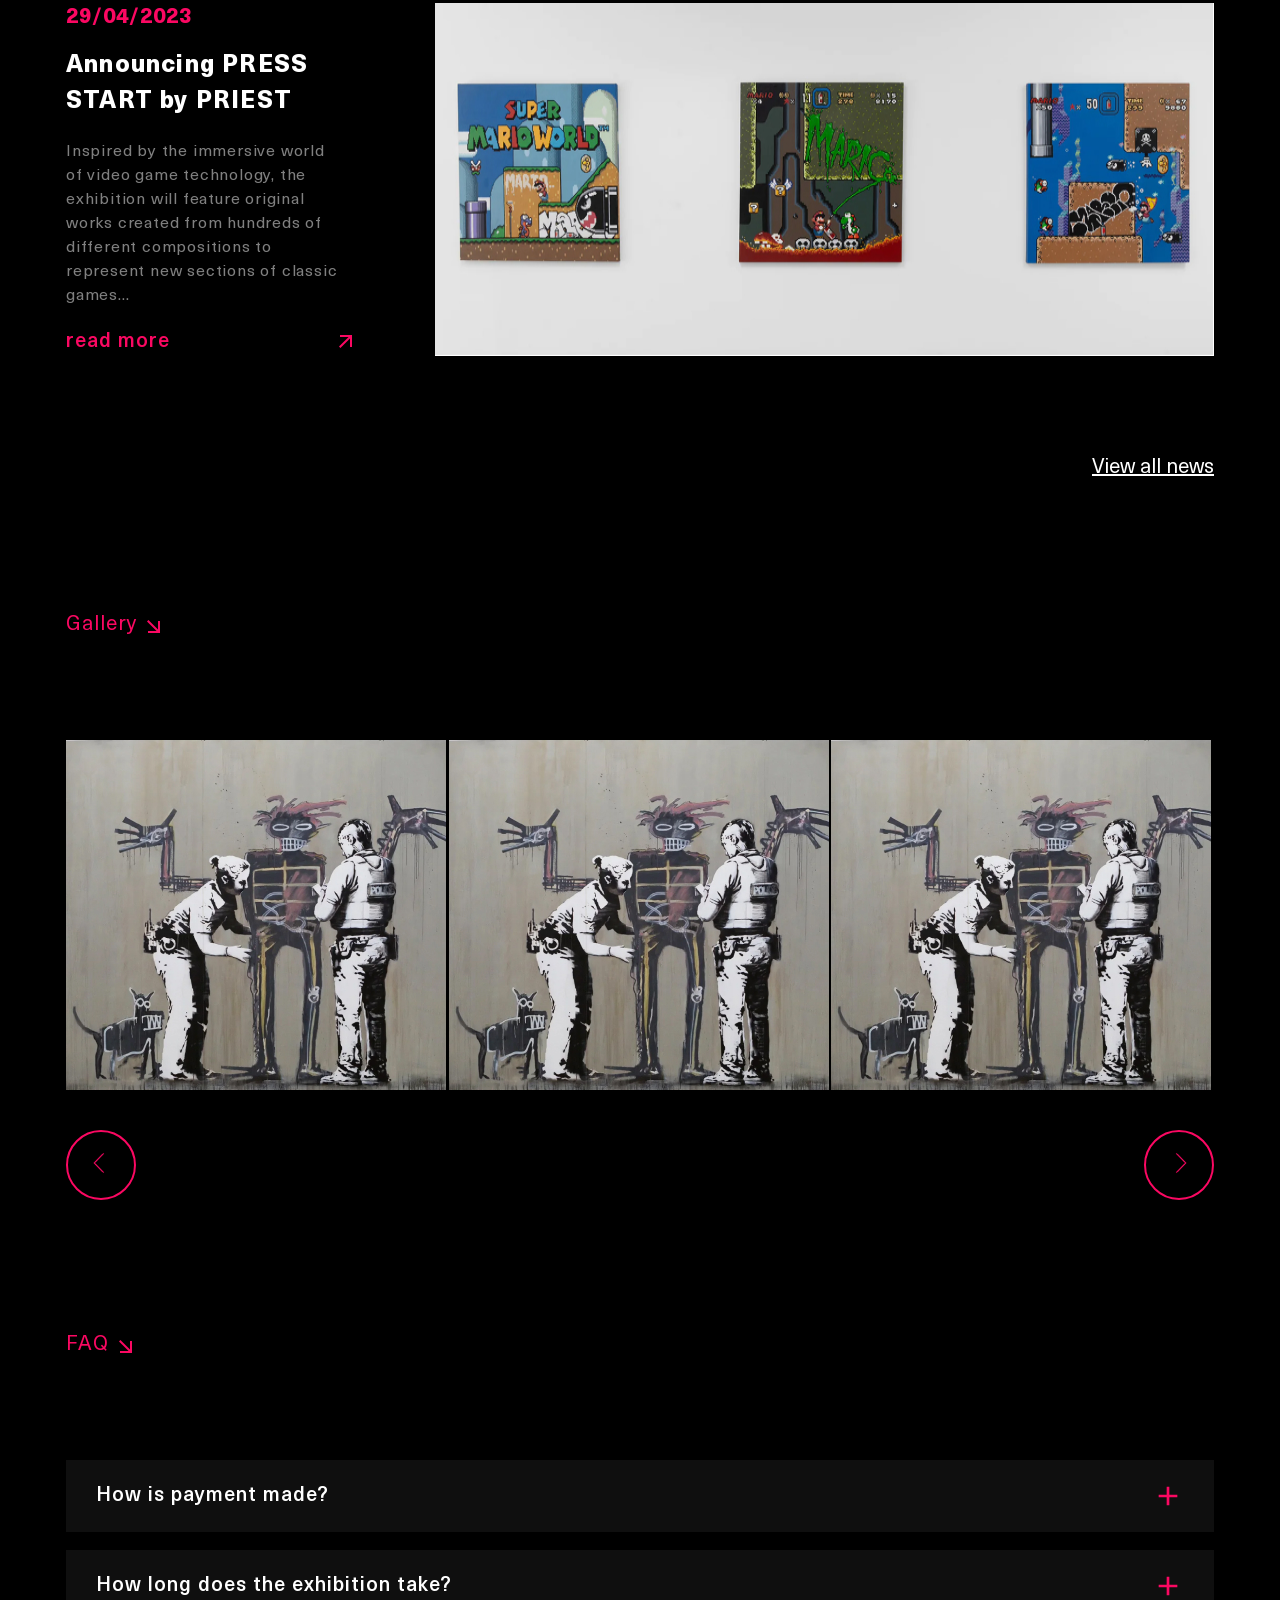
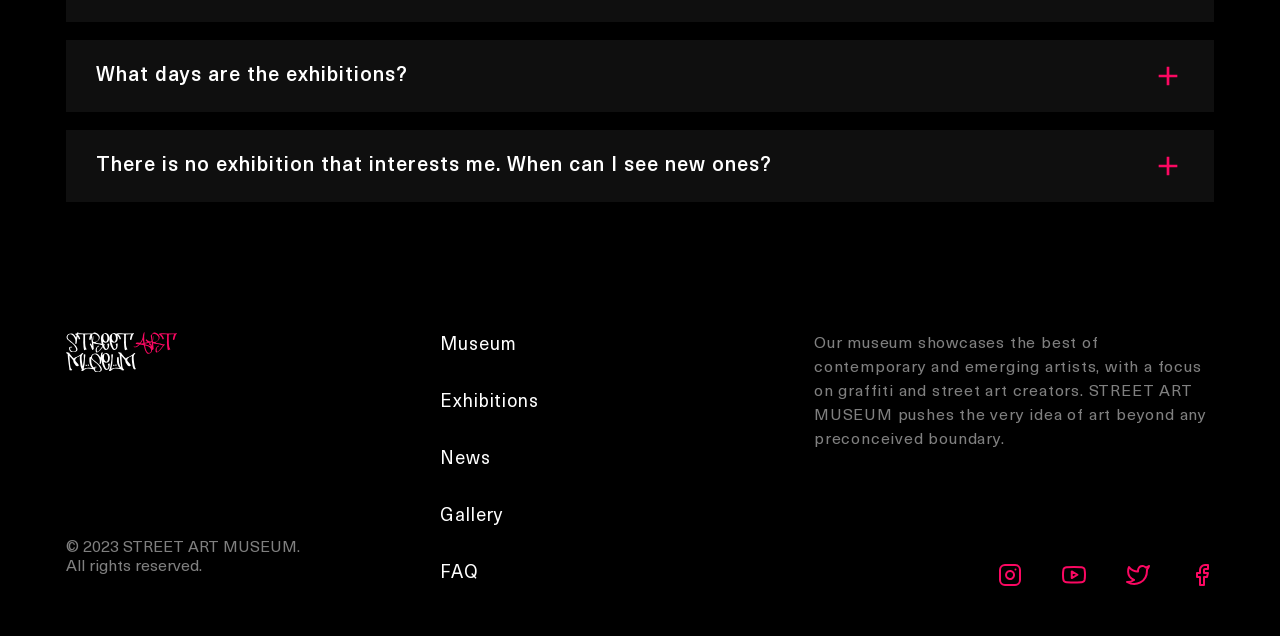
<file: project/index.html>
<!DOCTYPE html>
<html lang="en">

<head>
  <meta charset="UTF-8" />
  <meta name="viewport" content="width=device-width, initial-scale=1.0" />
  <title>Street art museum</title>
  <link rel="stylesheet" href="./css/reset.css" />
  <link rel="stylesheet" href="./css/style.css" />
  <script
    src="https://cdn.jsdelivr.net/npm/bootstrap@5.0.2/dist/js/bootstrap.bundle.min.js"
    integrity="sha384-MrcW6ZMFYlzcLA8Nl+NtUVF0sA7MsXsP1UyJoMp4YLEuNSfAP+JcXn/tWtIaxVXM"
    crossorigin="anonymous"></script>
</head>

<body>
  <header class="header-container">
    <div class="container">
      <div class="header">
        <a href="/">
          <img src="./img/svg/logo.svg" alt="Street art museum" width="111"
            height="41" />
        </a>
        <nav>
          <ul class="header-list header-list__gap-md">
            <li class="header-list__item">
              <a href="#Museum" class="header-list__link">Museum</a>
            </li>
            <li class="header-list__item">
              <a href="#Exhibitions" class="header-list__link">Exhibitions</a>
            </li>
            <li class="header-list__item">
              <a href="#News" class="header-list__link">News</a>
            </li>
            <li class="header-list__item">
              <a href="#Gallery" class="header-list__link">Gallery</a>
            </li>
            <li class="header-list__item">
              <a href="#FAQ" class="header-list__link">FAQ</a>
            </li>
          </ul>
        </nav>
        <nav>
          <ul class="header-list header-list__gap-sm">
            <li class="header-list__item">
              <a href="#" class="header-list__link">En</a>
            </li>
            <li class="header-list__item">
              <a href="#" class="header-list__link">Ru</a>
            </li>
          </ul>
        </nav>
      </div>
    </div>
  </header>
  <main>
    <section class="intro">
      <div class="container">
        <!-- Title -->
        <h1 class="intro-title">
          <div class="text-indent">Blank walls are a</div>
          <div>
            <em>shared canvas</em>
          </div>
          <div class="text-indent">and we’re all</div>
          <div class="text-indent">
            <strong class="text-red">artists</strong><strong>.</strong>
          </div>
        </h1>
        <!-- Title -->

        <button class="intro-button button-primary">Buy a ticket</button>
      </div>
    </section>

    <!-- Museum -->
    <section id="Museum" class="museum">
      <div class="container">
        <div class="section-header">
          <div class="row">
            <div class="col">
              <h4 class="section-title">Museum</h4>
            </div>
            <div class="col">
              <div class="section-subtitle text-underline">
                We had started <br />
                work since 2005
              </div>
            </div>
            <div class="col"></div>
          </div>
        </div>
        <div class="row">
          <div class="col"></div>
          <div class="col">
            <p class="museum__text">
              STREET ART MUSEUM is a global, art-driven cultural and
              educational movement. We celebrate the mark-makers and
              rule-breakers, the agitators and instigators. Our curation
              showcases the best of contemporary and emerging artists, with a
              focus on graffiti and street art creators.
            </p>
          </div>
          <div class="col">
            <p class="museum__text text-right">
              Known for our massive-scale exhibitions, immersive educational
              experiences, engaging pop-up events, premium publications, and
              innovative brand partnerships, we push the very idea of art
              beyond any preconceived boundary.
            </p>
          </div>
        </div>
      </div>
    </section>
    <!-- Museum -->

    <!-- About -->
    <section class="about">
      <div class="container">
        <div class="row">
          <div class="col">
            <h3 class="about-title">
              <strong class="text-red">450K+</strong> Unique Visitors
            </h3>
            <p class="about__text">
              Known for our massive-scale exhibitions,<br />
              we've opening shows in Los Angeles,<br />
              New York City, The Hamptons,<br />
              digitally through NTWRK, London,<br />
              and soon-to-come Shanghai in 2023.
            </p>
          </div>
          <div class="col">
            <h3 class="about-title">
              <strong class="text-red">70+</strong> Published Titles
            </h3>
            <p class="about__text">
              We publish a select line of artists' books<br />
              and printed materials whose packaging<br />
              and design make each a distinctive<br />
              piece of art.
            </p>
          </div>
          <div class="col">
            <h3 class="about-title">
              <strong class="text-red">500+</strong> Exhibitions per year
            </h3>
            <p class="about__text text-right">
              Every year on our site you can see up to 100 new artists from
              around the world.
            </p>
          </div>
        </div>
      </div>
    </section>
    <!-- About -->

    <!-- Exhibitions -->
    <section id="Exhibitions" class="exhibitions">
      <div class="container">
        <div class="section-header">
          <div class="row">
            <div class="col-auto">
              <h4 class="section-title">Exhibitions</h4>
            </div>

            <div class="col-auto ml-auto">
              <div class="section-subtitle text-nowrap">
                New artists every 14 days
              </div>
            </div>
          </div>
        </div>
        <div class="grid-card">
          <!-- Card -->
          <div class="card">
            <h3 class="card-header">BANSKY</h3>
            <img class="card-img" src="./img/img-exh1.jpg" />
            <div class="card-body">
              <h5 class="card-title">30/04/2023-10/05/2023</h5>
              <p class="card-text">
                Banksy is a British spray painter known for his distinctive
                use of stencils, a method he refers to by its technical term -
                cheating...
              </p>
            </div>
            <a href="#" class="card-link">about</a>
          </div>
          <!-- Card -->
          <!-- Card -->
          <div class="card">
            <h3 class="card-header">CES</h3>
            <img class="card-img" src="./img/img-exh2.jpg" />
            <div class="card-body">
              <h5 class="card-title">01/05/2023-12/05/2023</h5>
              <p class="card-text">
                Robert Provenzano, known professionally as CES, is a New York
                City master of “wildstyle.” The streamlined...
              </p>
            </div>
            <a href="#" class="card-link">about</a>
          </div>
          <!-- Card -->
          <!-- Card -->
          <div class="card">
            <h3 class="card-header">CLAUDIA GOLD</h3>
            <img class="card-img" src="./img/img-exh3.jpg" />
            <div class="card-body">
              <h5 class="card-title">02/05/2023-14/05/2023</h5>
              <p class="card-text">
                Claudia “Claw Money” Gold is a graffiti writer turned fashion
                designer. Her signature paw with three claws covered...
              </p>
            </div>
            <a href="#" class="card-link">about</a>
          </div>
          <!-- Card -->
          <!-- Card -->
          <div class="card">
            <h3 class="card-header">COCO 144</h3>
            <img class="card-img" src="./img/img-exh4.jpg" />
            <div class="card-body">
              <h5 class="card-title">03/05/2023-16/05/2023</h5>
              <p class="card-text">
                COCO 144 grew up on 144th Street in Upper West Harlem and
                started writing in junior high school in 1968...
              </p>
            </div>
            <a href="#" class="card-link">about</a>
          </div>
          <!-- Card -->
          <!-- Card -->
          <div class="card">
            <h3 class="card-header">CRASH</h3>
            <img class="card-img" src="./img/img-exh5.jpg" />
            <div class="card-body">
              <h5 class="card-title">04/05/2023-17/05/2023</h5>
              <p class="card-text">
                CRASH (born John Matos in 1961), was raised in the Bronx, New
                York. He made a name for himself in the 1970s...
              </p>
            </div>
            <a href="#" class="card-link">about</a>
          </div>
          <!-- Card -->
          <!-- Card -->
          <div class="card">
            <h3 class="card-header">DEFER</h3>
            <img class="card-img" src="./img/img-exh6.jpg" />
            <div class="card-body">
              <h5 class="card-title">05/05/2023-18/05/2023</h5>
              <p class="card-text">
                DEFER’s obliterated letter forms echo the language and
                traditions of his birthplace in the Boyle Heights
                neighborhood...
              </p>
            </div>
            <a href="#" class="card-link">about</a>
          </div>
          <!-- Card -->
        </div>
        <div class="view__link-box">
          <a href="#" class="view__link text-white">View all exhibitions</a>
        </div>
      </div>
    </section>
    <!-- Exhibitions -->

    <!-- Subscription  -->
    <section id="Subscription" class="subscription">
      <div class="container">
        <h1 class="subscription-title">
          If you want to be <strong class="text-md">the first</strong><br />
          to know about our <em>new exhibitions</em>,<br />
          subscribe to the
          <strong class="text-md text-red">newsletter</strong><strong
            class="text-md text-white">.</strong>
        </h1>

        <div class="subscription-input-container">
          <div class="subscription-form-control">
            <input type="email" placeholder="Enter your email"
              class="subscription-input" />
            <button class="subscription-btn">
              <svg xmlns="http://www.w3.org/2000/svg" width="31" height="15"
                viewBox="0 0 31 15" fill="none">
                <path
                  d="M30.7071 8.20711C31.0976 7.81658 31.0976 7.18342 30.7071 6.79289L24.3431 0.428932C23.9526 0.0384078 23.3195 0.0384078 22.9289 0.428932C22.5384 0.819457 22.5384 1.45262 22.9289 1.84315L28.5858 7.5L22.9289 13.1569C22.5384 13.5474 22.5384 14.1805 22.9289 14.5711C23.3195 14.9616 23.9526 14.9616 24.3431 14.5711L30.7071 8.20711ZM0 8.5H30V6.5H0V8.5Z"
                  fill="#FB0862" />
              </svg>
            </button>
          </div>
        </div>
      </div>
    </section>
    <!-- Subscription  -->

    <!-- News section -->
    <section class="box">
      <div class="container">
        <div class="section-header">
          <div class="row">
            <div class="col-auto">
              <h4 class="section-title">News</h4>
            </div>
            <div class="col-auto ml-auto">
              <div class="section-subtitle text-nowrap">New news every 2 days</div>
            </div>
          </div>
        </div>

        <div class="content-container">
          <div class="card__news">
            <h5 class="card-title">03/05/2023</h5>
            <h3 class="card-header">Mister CARTOON's
              Just My Imagination</h3>
            <div class="card-body">
              <p class="card-text">
                The Los Angeles solo debut of the acclaimed artist and LA
                native.
                Just My Imagination highlights
                the largest body of work for a single show ever created by
                Mister
                CARTOON...
              </p>
              <a href="#" class="card-link">read more</a>
            </div>
          </div>
          <img src="./img/news-img1.jpg" />
        </div>

        <div class="content-container">
          <img src="./img/news-img2.jpg" />
          <div class="card__news">
            <h5 class="card-title">01/05/2023</h5>
            <h3 class="card-header">Sam Oswin Vonk Makes Tiny Graffiti</h3>
            <div class="card-body">
              <p class="card-text">
                Dutch artist Sam Oswin Vonk first caught our attention on
                Instagram (@54mv0nk) as an incredible maker of tiny things. He
                finds inspiration from the influence of graffiti within the
                city...
              </p>
              <a href="#" class="card-link">read more</a>
            </div>
          </div>
        </div>

        <div class="content-container">
          <div class="card__news">
            <h5 class="card-title">29/04/2023</h5>
            <h3 class="card-header">Announcing PRESS START by PRIEST</h3>
            <div class="card-body">
              <p class="card-text">
                Inspired by the immersive world of video game technology, the
                exhibition will feature original works created from hundreds of
                different compositions to represent new sections of classic
                games...
              </p>
              <a href="#" class="card-link">read more</a>
            </div>
          </div>
          <img src="./img/news-img3.jpg" />
        </div>
        <div class="view__link-box">
          <a href="#" class="view__link text-white">View all news</a>
        </div>
    </section>
    <!-- News section -->

    <!-- Gallery section -->
    <section id="Gallery" class="gallery">
      <div class="container">
        <div class="section-header">
          <h4 class="section-title">Gallery</h4>
        </div>
        <div id="carouselExampleControls" class="carousel slide"
          data-bs-ride="carousel">
          <div class="carousel-inner">
            <div class="carousel-item active">
              <div class="row">
                <div class="col">
                  <img src="./img/gallery-img1.jpg" />
                </div>
                <div class="col">
                  <img src="./img/gallery-img1.jpg" />
                </div>
                <div class="col">
                  <img src="./img/gallery-img1.jpg" />
                </div>
              </div>
            </div>
            <div class="carousel-item">
              <div class="row">
                <div class="col">
                  <img src="./img/gallery-img2.jpg" />
                </div>
                <div class="col">
                  <img src="./img/gallery-img2.jpg" />
                </div>
                <div class="col">
                  <img src="./img/gallery-img2.jpg" />
                </div>
              </div>
            </div>
            <div class="carousel-item">
              <div class="row">
                <div class="col">
                  <img src="./img/gallery-img3.jpg" />
                </div>
                <div class="col">
                  <img src="./img/gallery-img3.jpg" />
                </div>
                <div class="col">
                  <img src="./img/gallery-img3.jpg" />
                </div>
              </div>
            </div>
          </div>
          <div class="carousel-control-container">
            <button class="carousel-control" type="button"
              data-bs-target="#carouselExampleControls" data-bs-slide="prev">
              <svg xmlns="http://www.w3.org/2000/svg" width="24" height="24"
                viewBox="0 0 24 24" fill="none">
                <path
                  d="M5.9374 11.6514L5.5981 12.0001L5.9374 12.3488L14.4294 21.0758L14.4294 21.0758L14.4332 21.0796C14.4565 21.103 14.4749 21.1309 14.4874 21.1615C14.4998 21.1921 14.5061 21.2249 14.5059 21.2579C14.5056 21.291 14.4987 21.3237 14.4858 21.3541C14.4728 21.3845 14.4539 21.412 14.4302 21.435C14.4065 21.4581 14.3785 21.4762 14.3477 21.4884C14.317 21.5005 14.2842 21.5064 14.2511 21.5058C14.2181 21.5052 14.1855 21.498 14.1552 21.4847C14.1249 21.4714 14.0976 21.4522 14.0748 21.4283L14.0748 21.4283L14.0711 21.4244L5.07112 12.1744C5.07112 12.1744 5.07111 12.1744 5.07111 12.1744C5.02571 12.1277 5.00031 12.0652 5.00031 12.0001C5.00031 11.935 5.02571 11.8724 5.07111 11.8258C5.07111 11.8258 5.07112 11.8258 5.07112 11.8258L14.0711 2.57577L14.0711 2.57579L14.0748 2.57191C14.0976 2.54798 14.1249 2.5288 14.1552 2.51549C14.1855 2.50218 14.218 2.495 14.2511 2.49437C14.2842 2.49374 14.317 2.49967 14.3477 2.51182C14.3785 2.52397 14.4065 2.5421 14.4302 2.56515C14.4539 2.5882 14.4728 2.61572 14.4858 2.64612C14.4987 2.67652 14.5056 2.70919 14.5058 2.74225C14.5061 2.7753 14.4998 2.80808 14.4874 2.8387C14.4749 2.86931 14.4565 2.89714 14.4332 2.92058L14.4331 2.92056L14.4294 2.9244L5.9374 11.6514Z"
                  stroke="#FB0862" />
              </svg>
            </button>
            <button class="carousel-control" type="button"
              data-bs-target="#carouselExampleControls" data-bs-slide="next">
              <svg xmlns="http://www.w3.org/2000/svg" width="24" height="24"
                viewBox="0 0 24 24" fill="none">
                <path
                  d="M18.0626 12.3486L18.4019 11.9999L18.0626 11.6512L9.5706 2.92421L9.57062 2.92419L9.56684 2.9204C9.54354 2.89695 9.52511 2.86912 9.51264 2.83851C9.50016 2.8079 9.49387 2.77512 9.49415 2.74206C9.49442 2.70901 9.50125 2.67633 9.51424 2.64594C9.52722 2.61554 9.5461 2.58802 9.5698 2.56496C9.59349 2.54191 9.62152 2.52379 9.65226 2.51164C9.683 2.49949 9.71585 2.49356 9.7489 2.49419C9.78195 2.49482 9.81455 2.50199 9.8448 2.5153C9.87506 2.52861 9.90238 2.54779 9.92518 2.57173L9.92516 2.57175L9.92889 2.57559L18.9289 11.8256C18.9289 11.8256 18.9289 11.8256 18.9289 11.8256C18.9743 11.8723 18.9997 11.9348 18.9997 11.9999C18.9997 12.065 18.9743 12.1276 18.9289 12.1742C18.9289 12.1742 18.9289 12.1742 18.9289 12.1742L9.92889 21.4242L9.92887 21.4242L9.92518 21.4281C9.90238 21.452 9.87507 21.4712 9.84481 21.4845C9.81455 21.4978 9.78195 21.505 9.7489 21.5056C9.71585 21.5063 9.683 21.5003 9.65226 21.4882C9.62152 21.476 9.59349 21.4579 9.5698 21.4349C9.54611 21.4118 9.52722 21.3843 9.51424 21.3539C9.50125 21.3235 9.49442 21.2908 9.49415 21.2578C9.49387 21.2247 9.50016 21.1919 9.51264 21.1613C9.52511 21.1307 9.54354 21.1029 9.56685 21.0794L9.56687 21.0794L9.5706 21.0756L18.0626 12.3486Z"
                  stroke="#FB0862" />
              </svg>
            </button>
          </div>
        </div>
      </div>
    </section>
    <!-- Gallery section -->

    <!-- FAQ -->
    <section id="FAQ" class="faq">
      <div class="container">
        <div class="section-header">
          <h4 class="section-title">FAQ</h4>
        </div>
        <div class="accordion accordion-flush" id="accordionFlushExample">
          <div class="accordion-item">
            <h2 class="accordion-header" id="flush-headingOne">
              <button class="accordion-button collapsed" type="button"
                data-bs-toggle="collapse" data-bs-target="#flush-collapseOne"
                aria-expanded="false" aria-controls="flush-collapseOne">
                How is payment made?
              </button>
            </h2>
            <div id="flush-collapseOne" class="accordion-collapse collapse"
              aria-labelledby="flush-headingOne"
              data-bs-parent="#accordionFlushExample">
              <div class="accordion-body">
                Placeholder content for this accordion, which is intended to
                demonstrate the <code>.accordion-flush</code> class. This is
                the first item's accordion body.
              </div>
            </div>
          </div>
          <div class="accordion-item">
            <h2 class="accordion-header" id="flush-headingTwo">
              <button class="accordion-button collapsed" type="button"
                data-bs-toggle="collapse" data-bs-target="#flush-collapseTwo"
                aria-expanded="false" aria-controls="flush-collapseTwo">
                How long does the exhibition take?
              </button>
            </h2>
            <div id="flush-collapseTwo" class="accordion-collapse collapse"
              aria-labelledby="flush-headingTwo"
              data-bs-parent="#accordionFlushExample">
              <div class="accordion-body">
                Placeholder content for this accordion, which is intended to
                demonstrate the <code>.accordion-flush</code> class. This is
                the second item's accordion body. Let's imagine this being
                filled with some actual content.
              </div>
            </div>
          </div>
          <div class="accordion-item">
            <h2 class="accordion-header" id="flush-headingThree">
              <button class="accordion-button collapsed" type="button"
                data-bs-toggle="collapse" data-bs-target="#flush-collapseThree"
                aria-expanded="false" aria-controls="flush-collapseThree">
                What days are the exhibitions?
              </button>
            </h2>
            <div id="flush-collapseThree" class="accordion-collapse collapse"
              aria-labelledby="flush-headingThree"
              data-bs-parent="#accordionFlushExample">
              <div class="accordion-body">
                Placeholder content for this accordion, which is intended to
                demonstrate the <code>.accordion-flush</code> class. This is
                the third item's accordion body. Nothing more exciting
                happening here in terms of content, but just filling up the
                space to make it look, at least at first glance, a bit more
                representative of how this would look in a real-world
                application.
              </div>
            </div>
          </div>
          <div class="accordion-item">
            <h2 class="accordion-header" id="flush-headingFour">
              <button class="accordion-button collapsed" type="button"
                data-bs-toggle="collapse" data-bs-target="#flush-collapseFour"
                aria-expanded="false" aria-controls="flush-collapseFour">
                There is no exhibition that interests me. When can I see new
                ones?
              </button>
            </h2>
            <div id="flush-collapseFour" class="accordion-collapse collapse"
              aria-labelledby="flush-headingFour"
              data-bs-parent="#accordionFlushExample">
              <div class="accordion-body">
                Placeholder content for this accordion, which is intended to
                demonstrate the <code>.accordion-flush</code> class. This is
                the first item'.
              </div>
            </div>
          </div>
    </section>
    <!-- FAQ -->
  </main>
  <footer class="footer-container">
    <div class="container">
      <div class="footer">
        <div class="col">
          <a href="/">
            <img src="./img/svg/logo.svg" alt="Street art museum" width="111"
              height="41" />
          </a>
          <div class="footer-text-about">
            <p>© 2023 STREET ART MUSEUM.<br>
            All rights reserved.</p>
          </div>
        </div>
        <div class="col">
          <nav>
            <ul class="footer-list">
              <li class="header-list__item">
                <a href="#Museum" class="header-list__link">Museum</a>
              </li>
              <li class="header-list__item">
                <a href="#Exhibitions" class="header-list__link">Exhibitions</a>
              </li>
              <li class="header-list__item">
                <a href="#News" class="header-list__link">News</a>
              </li>
              <li class="header-list__item">
                <a href="#Gallery" class="header-list__link">Gallery</a>
              </li>
              <li class="header-list__item">
                <a href="#FAQ" class="header-list__link">FAQ</a>
              </li>
            </ul>
          </nav>
        </div>
        <div class="col">
          <p class="footer-text">
            Our museum showcases the best of contemporary and emerging artists,
            with a focus on graffiti
            and street art creators. STREET ART MUSEUM pushes the very idea of art
            beyond
            any preconceived boundary.
          </p>
          <ul class="footer-icon-list header-list__gap-md">
            <li class="header-list__item">
              <a href="https://instagram.com" target="_blank" class="header-list__link">
                <svg xmlns="http://www.w3.org/2000/svg" width="24" height="24" viewBox="0 0 24 24" fill="none">
                  <path d="M17 2H7C4.23858 2 2 4.23858 2 7V17C2 19.7614 4.23858 22 7 22H17C19.7614 22 22 19.7614 22 17V7C22 4.23858 19.7614 2 17 2Z" stroke="#FB0862" stroke-width="2" stroke-linecap="round" stroke-linejoin="round"/>
                  <path d="M16 11.3701C16.1234 12.2023 15.9813 13.0523 15.5938 13.7991C15.2063 14.5459 14.5932 15.1515 13.8416 15.5297C13.0901 15.908 12.2385 16.0397 11.4078 15.906C10.5771 15.7723 9.80977 15.3801 9.21485 14.7852C8.61993 14.1903 8.22774 13.4229 8.09408 12.5923C7.96042 11.7616 8.09208 10.91 8.47034 10.1584C8.8486 9.40691 9.4542 8.7938 10.201 8.4063C10.9478 8.0188 11.7978 7.87665 12.63 8.00006C13.4789 8.12594 14.2649 8.52152 14.8717 9.12836C15.4785 9.73521 15.8741 10.5211 16 11.3701Z" stroke="#FB0862" stroke-width="2" stroke-linecap="round" stroke-linejoin="round"/>
                  <path d="M17.5 6.5H17.51" stroke="#FB0862" stroke-width="2" stroke-linecap="round" stroke-linejoin="round"/>
                </svg>
              </a>
            </li>
            <li class="header-list__item">
              <a href="https://youtube.com" target="_blank" class="header-list__link">
                <svg xmlns="http://www.w3.org/2000/svg" width="24" height="24" viewBox="0 0 24 24" fill="none">
                  <path d="M22.54 6.42C22.4212 5.94541 22.1793 5.51057 21.8386 5.15941C21.498 4.80824 21.0707 4.55318 20.6 4.42C18.88 4 12 4 12 4C12 4 5.11999 4 3.39999 4.46C2.92924 4.59318 2.50197 4.84824 2.16134 5.19941C1.82071 5.55057 1.57878 5.98541 1.45999 6.46C1.14521 8.20556 0.991228 9.97631 0.999992 11.75C0.988771 13.537 1.14276 15.3213 1.45999 17.08C1.59095 17.5398 1.8383 17.9581 2.17814 18.2945C2.51797 18.6308 2.93881 18.8738 3.39999 19C5.11999 19.46 12 19.46 12 19.46C12 19.46 18.88 19.46 20.6 19C21.0707 18.8668 21.498 18.6118 21.8386 18.2606C22.1793 17.9094 22.4212 17.4746 22.54 17C22.8524 15.2676 23.0063 13.5103 23 11.75C23.0112 9.96295 22.8572 8.1787 22.54 6.42V6.42Z" stroke="#FB0862" stroke-width="2" stroke-linecap="round" stroke-linejoin="round"/>
                  <path d="M9.75 15.02L15.5 11.75L9.75 8.47998V15.02Z" stroke="#FB0862" stroke-width="2" stroke-linecap="round" stroke-linejoin="round"/>
                </svg>
              </a>
            </li>
            <li class="header-list__item">
              <a href="https://twitter.com" target="_blank" class="header-list__link">
                <svg xmlns="http://www.w3.org/2000/svg" width="24" height="24" viewBox="0 0 24 24" fill="none">
                  <path d="M23 3.00005C22.0424 3.67552 20.9821 4.19216 19.86 4.53005C19.2577 3.83756 18.4573 3.34674 17.567 3.12397C16.6767 2.90121 15.7395 2.95724 14.8821 3.2845C14.0247 3.61176 13.2884 4.19445 12.773 4.95376C12.2575 5.71308 11.9877 6.61238 12 7.53005V8.53005C10.2426 8.57561 8.50127 8.18586 6.93101 7.39549C5.36074 6.60513 4.01032 5.43868 3 4.00005C3 4.00005 -1 13 8 17C5.94053 18.398 3.48716 19.099 1 19C10 24 21 19 21 7.50005C20.9991 7.2215 20.9723 6.94364 20.92 6.67005C21.9406 5.66354 22.6608 4.39276 23 3.00005V3.00005Z" stroke="#FB0862" stroke-width="2" stroke-linecap="round" stroke-linejoin="round"/>
                </svg>
              </a>
            </li>
            <li class="header-list__item">
              <a href="https://facebook.com" target="_blank" class="header-list__link">
                <svg xmlns="http://www.w3.org/2000/svg" width="24" height="24" viewBox="0 0 24 24" fill="none">
                  <path d="M18 2H15C13.6739 2 12.4021 2.52678 11.4645 3.46447C10.5268 4.40215 10 5.67392 10 7V10H7V14H10V22H14V14H17L18 10H14V7C14 6.73478 14.1054 6.48043 14.2929 6.29289C14.4804 6.10536 14.7348 6 15 6H18V2Z" stroke="#FB0862" stroke-width="2" stroke-linecap="round" stroke-linejoin="round"/>
                </svg>
              </a>
          </ul>
        </div>
      </div>
  </footer>
</body>

</html>
</file>
<file: css/style.css>
@import './fonts.css';
@import './common.css';
@import './grid.css';
@import './btn.css';
@import './typography.css';
@import './accordion.css';
@import './carousel.css';
@import './header.css';
@import './intro.css';
@import './link.css';
@import './card.css';
@import './list.css';
@import './navbar.css';

/* Helpers */
.ml-auto {
  margin-left: auto;
}

.mt-auto {
  margin-top: auto;
}

.d-flex-column {
  display: flex;
  flex-direction: column;
}

.justify-content-end {
  justify-content: flex-end;
}

.d-none {
  display: none;
}

@media (min-width: 992px) {
  .d-lg-block {
    display: block;
  }
}

/* Helpers */

/* Section */
.section-header {
  margin-bottom: 100px;
}

.section-title {
  display: flex;
  gap: 10px;
  align-items: center;
  color: #fb0862;
  font-size: 20px;
  line-height: 1.5;
  letter-spacing: 1px;
}

.section-subtitle {
  color: rgba(255, 255, 255, 0.5);
  font-weight: 500;
}

.section-title:after {
  content: '';
  display: block;
  width: 13px;
  height: 13px;
  background-image: url(../img/svg/title_4arrow.svg);
  margin-top: 2px;
}

.section-footer {
  padding-top: 100px;
  text-align: right;
}

/* Section */

/* Museum */
.museum {
  padding-top: 130px;
  padding-bottom: 130px;
}

.museum-text {
  max-width: 300px;
}

.museum-text-right {
  max-width: 380px;
}

/* Museum */

/* About */
.about-title {
  color: #fff;
  margin-bottom: 20px;
}

.about-text {
  color: rgba(255, 255, 255, 0.5);
  margin-bottom: 20px;
}

.about-text-right {
  max-width: 380px;
}

/* About */

/* Exhibitions */
.exhibitions {
  padding-top: 130px;
  padding-bottom: 188px;
}

/* Exhibitions */

/* Subscription */
.subscription {
  position: relative;
  height: 443px;
  background-image: url(../img/image-imput-section.jpg);
  background-repeat: no-repeat;
  background-size: cover;
  padding-top: 166px;
  margin-bottom: 130px;
}

@media (max-width: 992px) {
  .subscription {
    height: 320px;
  }
}

@media (max-width: 576px) {
  .subscription {
    height: 240px;
  }
}


.subscription-title {
  position: absolute;
  top: 0;
  color: #fff;
  transform: translateY(-35%);
}

.subscription-input-container {
  display: flex;
  justify-content: center;
}

.subscription-form-control {
  display: flex;
  flex-wrap: nowrap;
  border: 1px solid #fff;
  background: #000;
  width: 100%;
  max-width: 515px;
}

.subscription-input {
  flex-grow: 1;
  padding: 10px 20px;
  border: 0;
  color: #fff;
  font-family: 'Neue Haas Unica';
  font-size: 18px;
  line-height: 1.5;
  letter-spacing: 0.9px;
  background-color: transparent;
}

.subscription-input::placeholder {
  color: rgba(255, 255, 255, 0.5);
}

.subscription-btn {
  display: flex;
  align-items: center;
  justify-content: center;
  border: 0;
  outline: none;
  background-color: transparent;
  padding: 0 20px;
}

/* Subscription */

/* Gallery */
.gallery {
  margin-bottom: 130px;
  margin-top: 130px;
}

/* Gallery */

/* FAQ */
.faq {
  margin-bottom: 130px;
}

/* FAQ */

/* Footer */
.footer {
  padding-bottom: 40px;
}

.footer-row {
  display: flex;
  flex-wrap: nowrap;
}

.footer-logo-mob {
  display: none;
  margin-bottom: 40px;
}

@media (max-width: 992px) {
  .footer-row {
    flex-direction: column-reverse;
    gap: 40px;
  }
  .justify-content-end {
    justify-content: space-between;
  }
  .footer-logo-mob {
    display: block;
  }
  .footer-logo {
    display: none;
  }
  .d-flex-column {
    gap: 40px;
    flex-direction: column-reverse;
  }
}

/* Footer */
</file>
<file: project/css/style.css>
@import './fonts.css';
@import './grid.css';
@import './btn.css';
@import './typography.css';
@import './accordion.css';
@import './carousel.css';

html {
  box-sizing: border-box;
}

/* Helpers */
.ml-auto {
  margin-left: auto;
}

/* Helpers */

/* Common */
*,
*::before,
*::after {
  box-sizing: inherit;
}

body,
html {
  font-family: 'Neue Haas Unica';
  font-size: 16px;
  line-height: 1.2;
  color: #fff;
  background-color: #000;
  scroll-behavior: smooth;
}

/* Common */

/* Header */
.header-container {
  padding-bottom: 20px;
  background-color: rgba(0, 0, 0, 0.9);
  position: fixed;
  width: 100%;
  padding-top: 40px;
  z-index: 1000;
}

.header {
  display: flex;
  justify-content: space-between;
  align-items: center;
}

.header-list {
  display: flex;
  align-items: center;
}

.header-list__gap-sm {
  gap: 12px;
}

.header-list__gap-md {
  gap: 40px;
}

.header-list__link {
  color: #fff;
  font-size: 18px;
  line-height: 1.5;
  letter-spacing: 0.9px;
  text-decoration: none;
}

.header-list__link:hover,
.header-list__link:active {
  color: #fb0862;
}

/* Header */

/* Section */
.section-header {
  margin-bottom: 100px;
}

.section-title {
  display: flex;
  gap: 10px;
  align-items: center;
  color: #fb0862;
  font-size: 20px;
  line-height: 1.5;
  letter-spacing: 1px;
}

.section-subtitle {
  color: rgba(255, 255, 255, 0.5);
  font-weight: 500;
  line-height: 1.5;
  font-size: 16px;
  letter-spacing: 0.8px;
}

.section-title:after {
  content: '';
  display: block;
  width: 13px;
  height: 13px;
  background-image: url(../img/svg/title_4arrow.svg);
  margin-top: 2px;
}

/* Section */

/* Intro */
.intro {
  position: relative;
  height: 642px;
  padding-top: 210px;
  background-image: url(../img/image-main.jpg);
  background-repeat: no-repeat;
  background-size: cover;
}

.intro:after {
  content: '';
  position: absolute;
  right: 105px;
  bottom: 134px;
  transform: scaleX(-1);
  background-image: url(../img/svg/arrow.svg);
  background-repeat: no-repeat;
  background-size: contain;
  width: 300px;
  height: 170px;
}

.intro-title {
  margin-bottom: 40px;
  color: #fff;
}

.intro-button {
  width: 100%;
  max-width: 509px;
}

.intro__addon {
  width: 509px;
}

.box__arrow {
  margin-left: 872px;
  margin-top: -230px;
}

.img__arrow {
  transform: rotate(-166deg);
  transform: scaleX(-1);
  flex-shrink: 0;
  display: flex;
}

/* Intro */

/* Museum */
.museum {
  padding-top: 130px;
  padding-bottom: 130px;
}

.museum__text {
  max-width: 300px;
  font-weight: 500;
  letter-spacing: 0.8px;
  line-height: 1.5;
}

.text-right {
  max-width: 380px;
}

/* Museum styles end */

/* About styles start */
.about-title {
  color: #fff;
  font-size: 24px;
  font-weight: 500;
  line-height: 1.5;
  letter-spacing: 1.2px;
  margin-bottom: 20px;
}

.about__text {
  color: rgba(255, 255, 255, 0.5);
  line-height: 1.5;
  letter-spacing: 0.8px;
  margin-bottom: 20px;
}

/* About styles end */

/* Card */
.card {
  width: 286px;
}

.card-header {
  color: #fff;
  margin-bottom: 20px;
}

.card-img {
  width: 100%;
  height: 289px;
  object-fit: cover;
  margin-bottom: 20px;
}

.card-title {
  color: #fb0862;
  margin-bottom: 15px;
}

.card-text {
  max-width: 280px;
  color: rgba(255, 255, 255, 0.5);
  font-size: 16px;
  font-weight: 400;
  line-height: 1.5;
  letter-spacing: 0.8px;
  margin-bottom: 20px;
}

.card-link {
  display: flex;
  align-items: center;
  color: #fb0862;
  font-size: 20px;
  font-weight: 500;
  line-height: 1.4;
  letter-spacing: 1px;
  text-decoration: none;
}

.card-link:after {
  content: '';
  display: block;
  width: 13px;
  height: 13px;
  background-image: url(../img/svg/title_4arrow.svg);
  margin-top: -2px;
  margin-left: auto;
  transform: rotate(-90deg);
}

/* Card */

/* Exhibitions */
.exhibitions {
  padding-top: 130px;
  padding-bottom: 188px;
}

.card__subtitle {
  font-size: 20px;
  line-height: 1.5;
  letter-spacing: 1px;
  padding-top: 15px;
  padding-bottom: 15px;
}

.about__link {
  align-items: center;
  display: flex;
  gap: 212px;
  font-size: 20px;
  font-weight: 500;
  text-decoration: none;
}

.about__link:after {
  content: '';
  display: block;
  width: 13px;
  height: 13px;
  background-image: url(../img/svg/title_4arrow.svg);
  margin-top: 2px;
  transform: rotate(-90deg);
}

.view__link {
  font-size: 20px;
}

.view__link:hover,
.view__link:active {
  color: #fb0862;
}

.view__link-box {
  margin-top: 100px;
  text-align: right;
}

/* Exhibitions */

/* Subscription */
.subscription {
  position: relative;
  height: 443px;
  background-image: url(../img/image-imput-section.jpg);
  background-repeat: no-repeat;
  background-size: cover;
  padding-top: 166px;
  margin-bottom: 130px;
}

.subscription-title {
  position: absolute;
  top: 0;
  color: #fff;
  transform: translateY(-35%);
}

.subscription-input-container {
  display: flex;
  justify-content: center;
}

.subscription-form-control {
  display: flex;
  flex-wrap: nowrap;
  border: 1px solid #fff;
  background: #000;
  width: 100%;
  max-width: 515px;
}

.subscription-input {
  flex-grow: 1;
  padding: 10px 20px;
  border: 0;
  color: #fff;
  font-family: 'Neue Haas Unica';
  font-size: 18px;
  line-height: 1.5;
  letter-spacing: 0.9px;
  background-color: transparent;
}

.subscription-input::placeholder {
  color: rgba(255, 255, 255, 0.5);
}

.subscription-btn {
  display: flex;
  align-items: center;
  justify-content: center;
  border: 0;
  outline: none;
  background-color: transparent;
  padding: 0 20px;
}

/* Subscription */

/* News-section */
.card__news {
  width: 286px;
}

.content-container {
  margin-bottom: 100px;
  justify-content: space-between;
  display: flex;
}

/* News-section */

.gallery {
  margin-bottom: 130px;
}

/* FAQ */
.faq {
  margin-bottom: 130px;
}

/* FAQ */

/* Footer */
.footer {
  display: flex;
  justify-content: space-between;
  margin-bottom: 40px;
}

.footer-list {
  display: flex;
  flex-direction: column;
  gap: 30px;
}

.footer-text {
  color: rgba(255, 255, 255, 0.50);
  width: 400px;
  height: 114px;
  letter-spacing: 0.8px;
  line-height: 1.5;
  display: flex;
  justify-content: flex-end;
}

.footer-icon-list {
  display: flex;
  justify-content: flex-end;
  margin-top: 117px;
}

.footer-text-about {
  margin-top: 166px;
  color: rgba(255, 255, 255, 0.50);
}

/* Footer */
</file>
